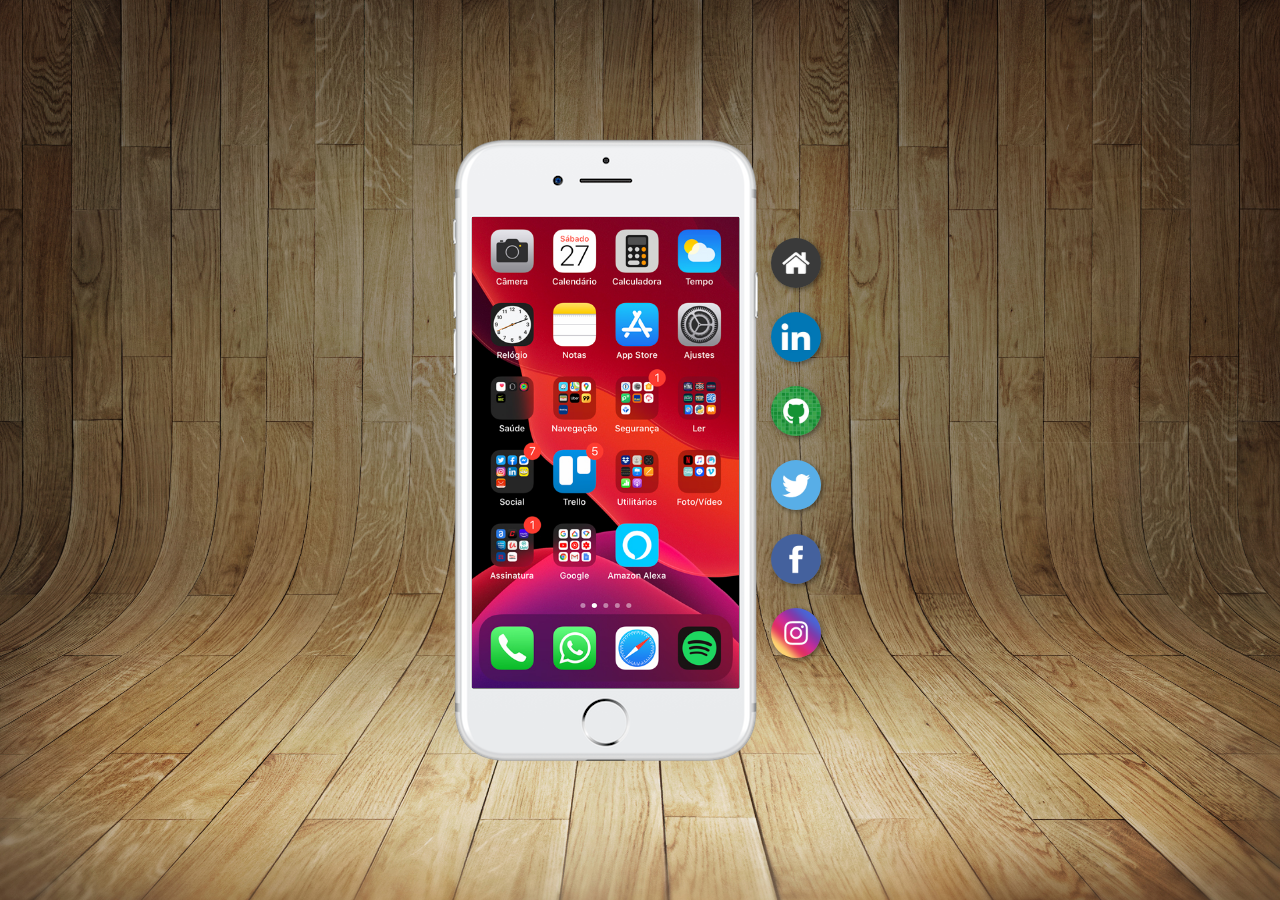
<file: index.html>
<!DOCTYPE html>
<html lang="en">
<head>
    <meta charset="UTF-8">
    <meta http-equiv="X-UA-Compatible" content="IE=edge">
    <meta name="viewport" content="width=device-width, initial-scale=1.0">
    <title>Projeto Redes Sociais</title>
    <link rel="shortcut icon" href="/src/icons/favicon.ico" type="image/x-icon">
    <link rel="stylesheet" href="style/style.css">
</head>
<body>
    <main>
        <section id="telefone">
            <iframe src="pages/home.html" frameborder="0" name="tela" id="tela">Frame do celular com links para as redes sociais</iframe>
        </section>
        <section id="redes-sociais">
            <a href="pages/home.html" target="tela"><img src="src/img/logo-home.jpg" alt="Home"></a>
            <a href="pages/linkedin.html" target="tela"><img src="src/img/logo-linkedin.jpg" alt="Linkedin"></a>
            <a href="pages/github.html" target="tela"><img src="src/img/logo-github.jpg" alt="GitHub"></a>
            <a href="pages/twitter.html" target="tela"><img src="src/img/logo-twitter.jpg" alt="Twitter"></a>
            <a href="pages/facebook.html" target="tela"><img src="src/img/logo-facebook.jpg" alt="Facebook"></a>
            <a href="pages/instagram.html" target="tela"><img src="src/img/logo-instagram.jpg" alt="Instagram"></a>
            
        </section>
    </main>
</body>
</html>
</file>
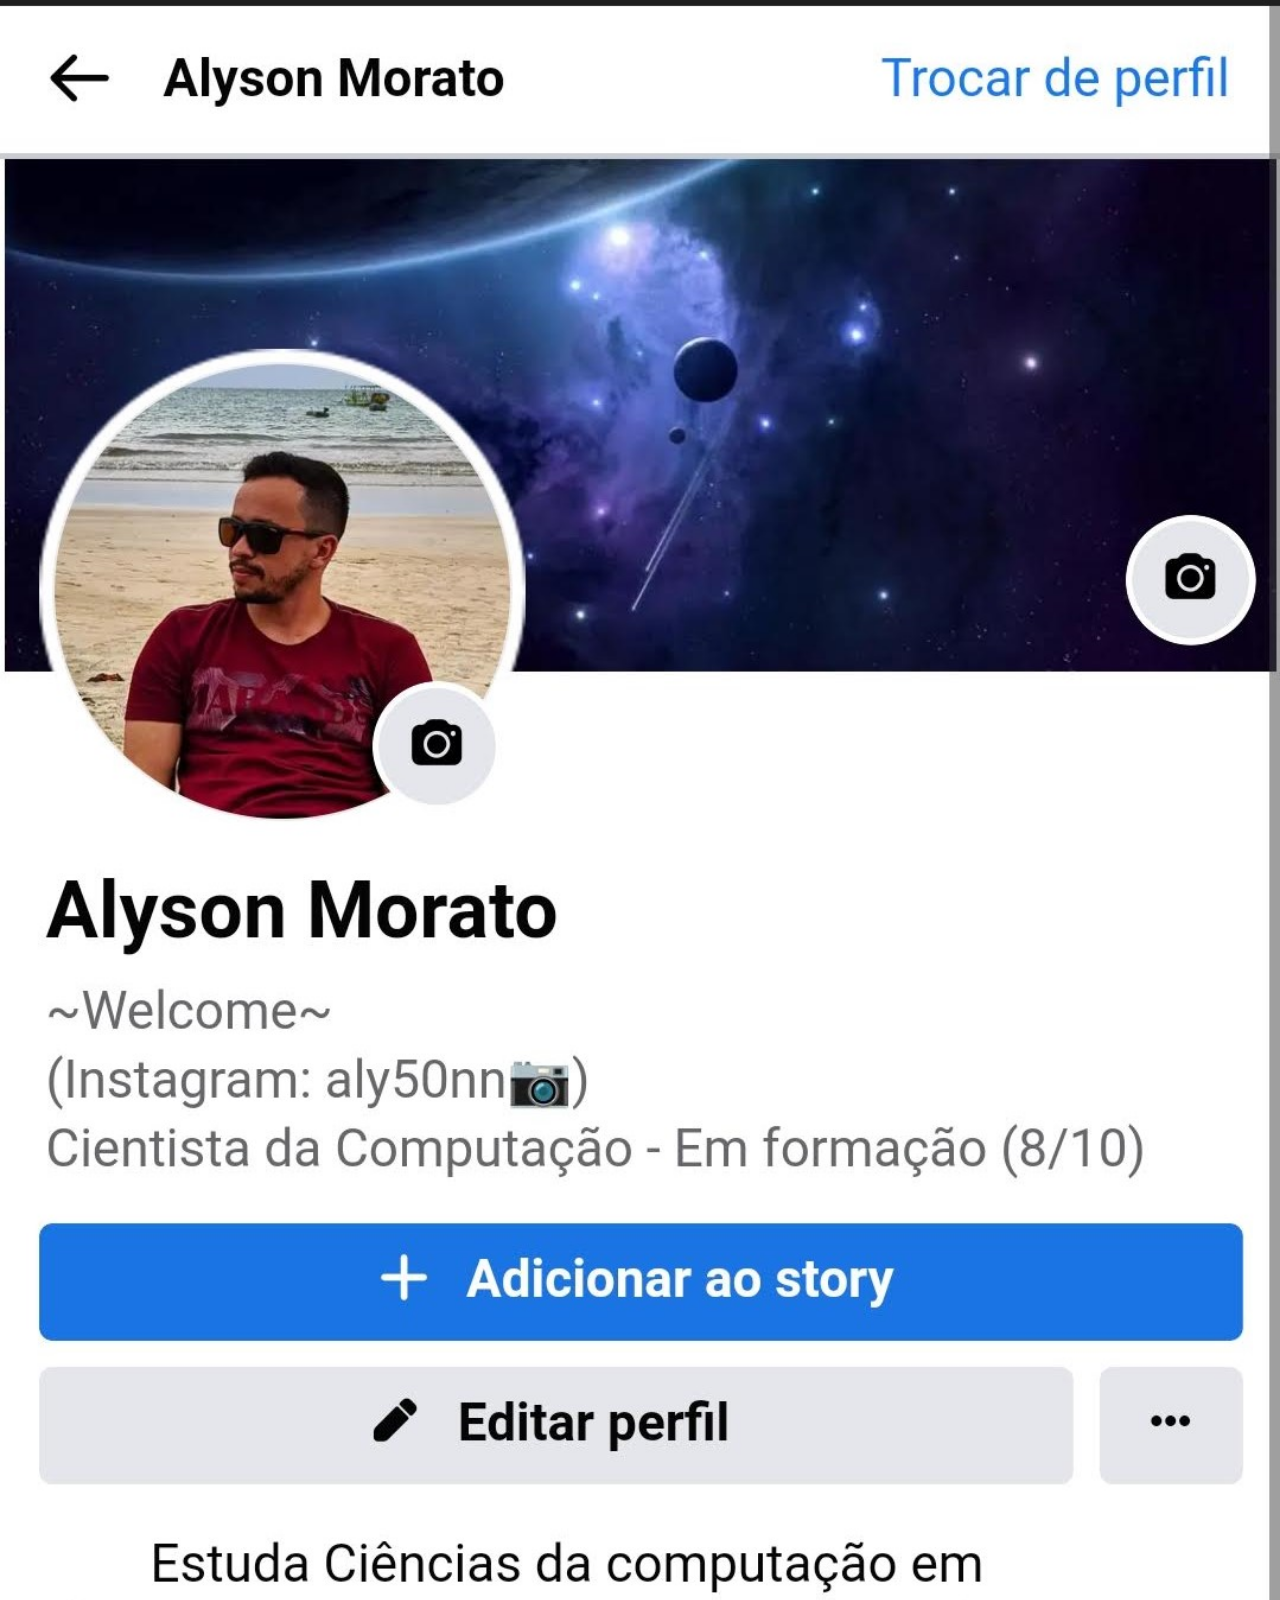
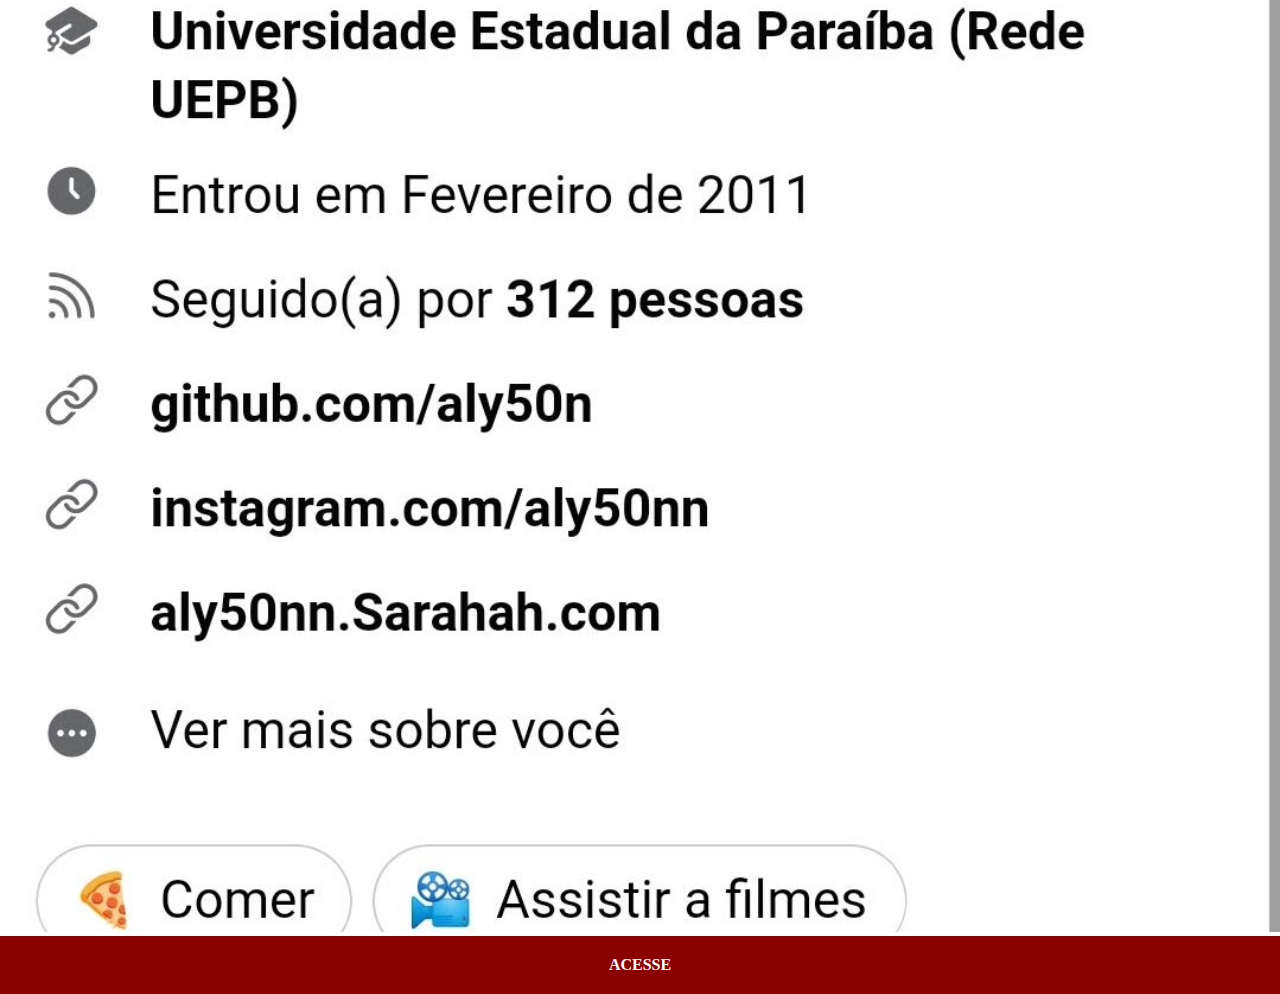
<file: pages/facebook.html>
<!DOCTYPE html>
<html lang="pt-br">
<head>
    <meta charset="UTF-8">
    <meta http-equiv="X-UA-Compatible" content="IE=edge">
    <meta name="viewport" content="width=device-width, initial-scale=1.0">
    <title>Facebook</title>
    <link rel="stylesheet" href="../style/social.css">
</head>
<body>
    <img src="../src/img/tela-facebook.jpg" alt="Facebook">
    <a href="https://www.facebook.com/aly50n" target="_blank">ACESSE</a>
</body>
</html>
</file>
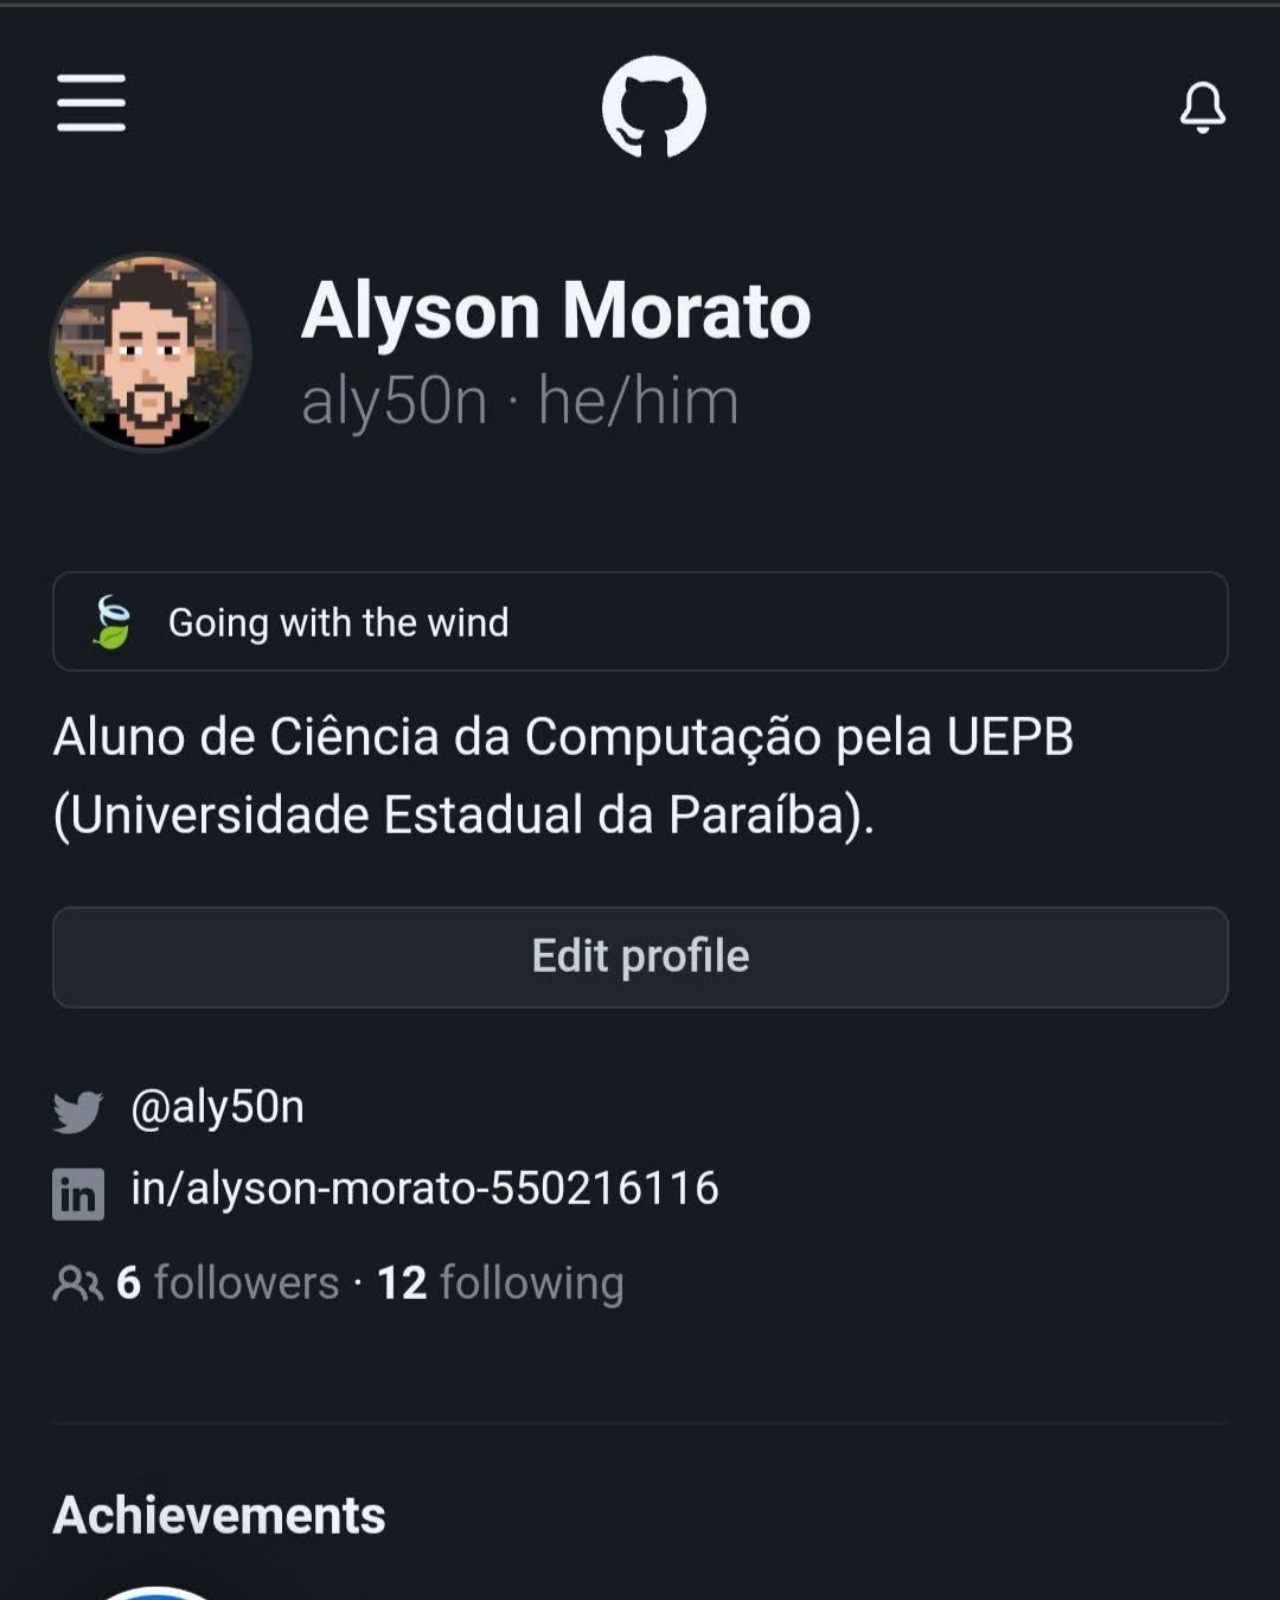
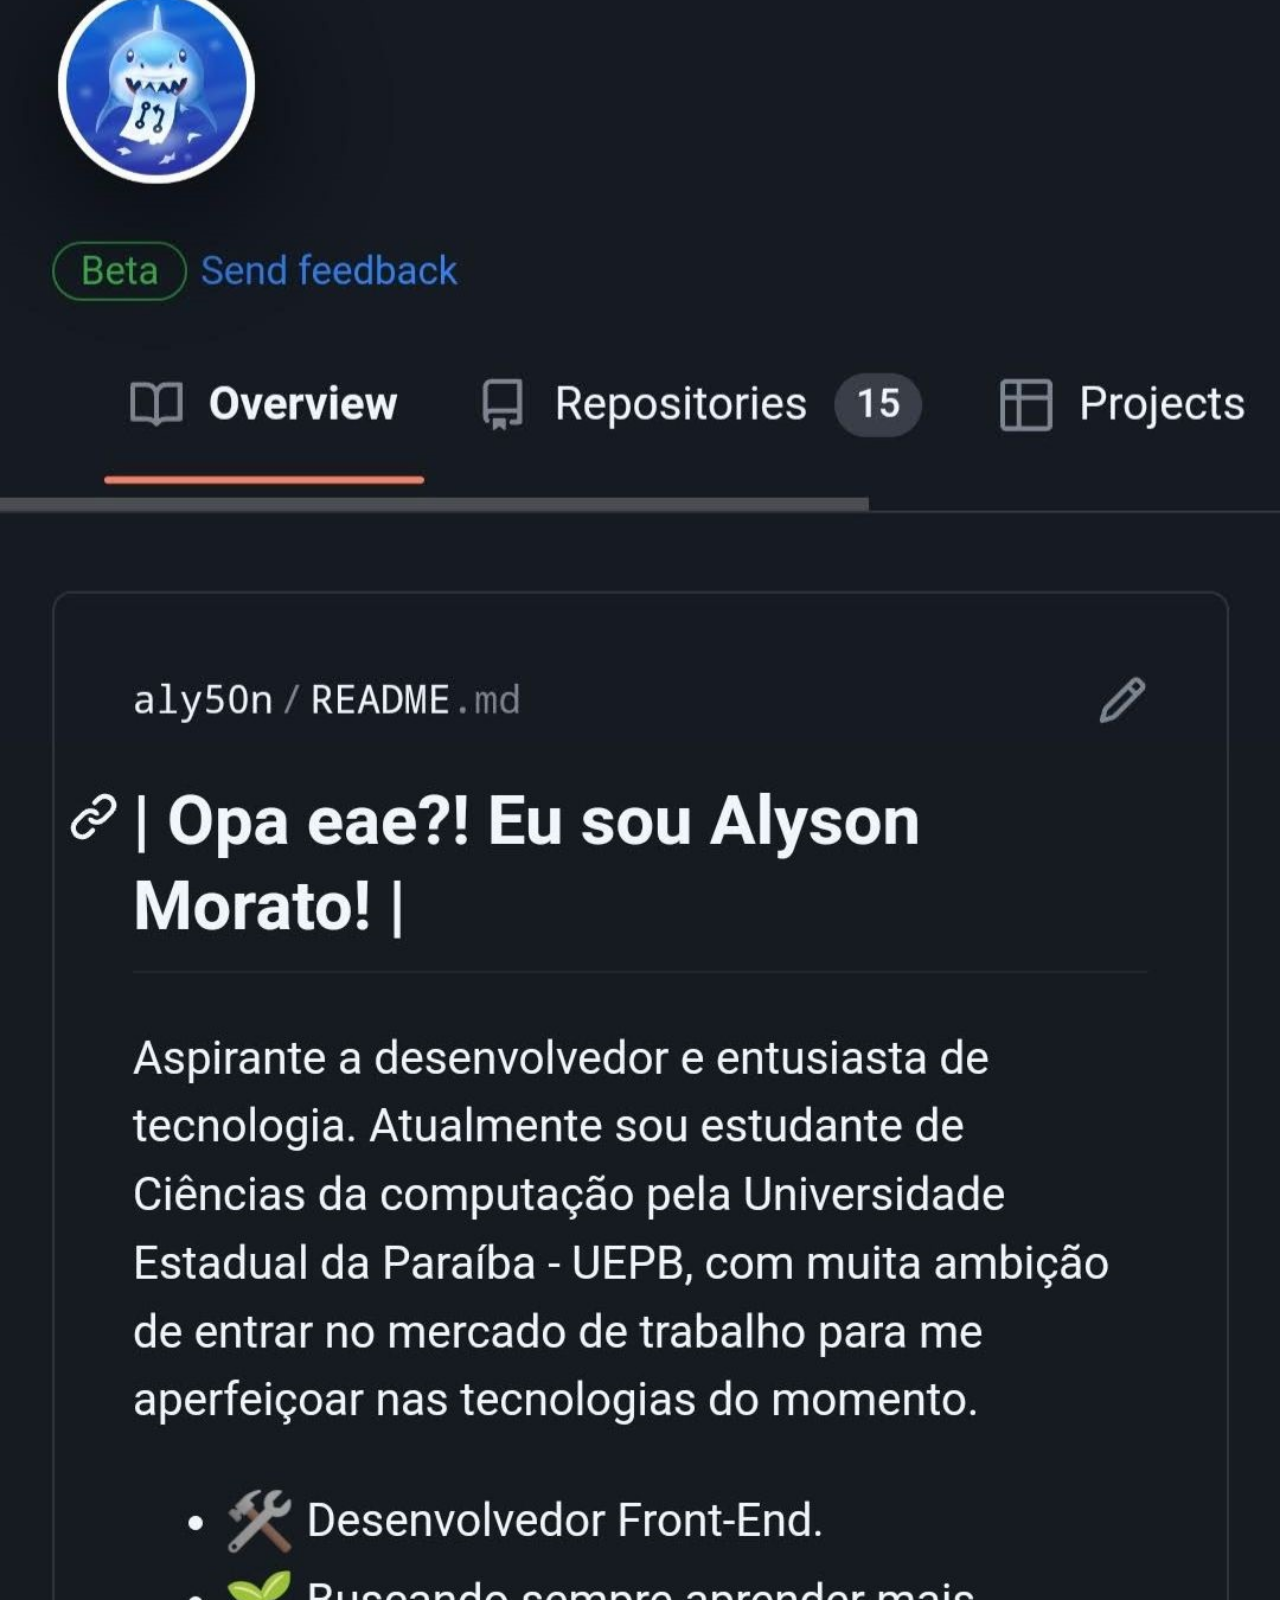
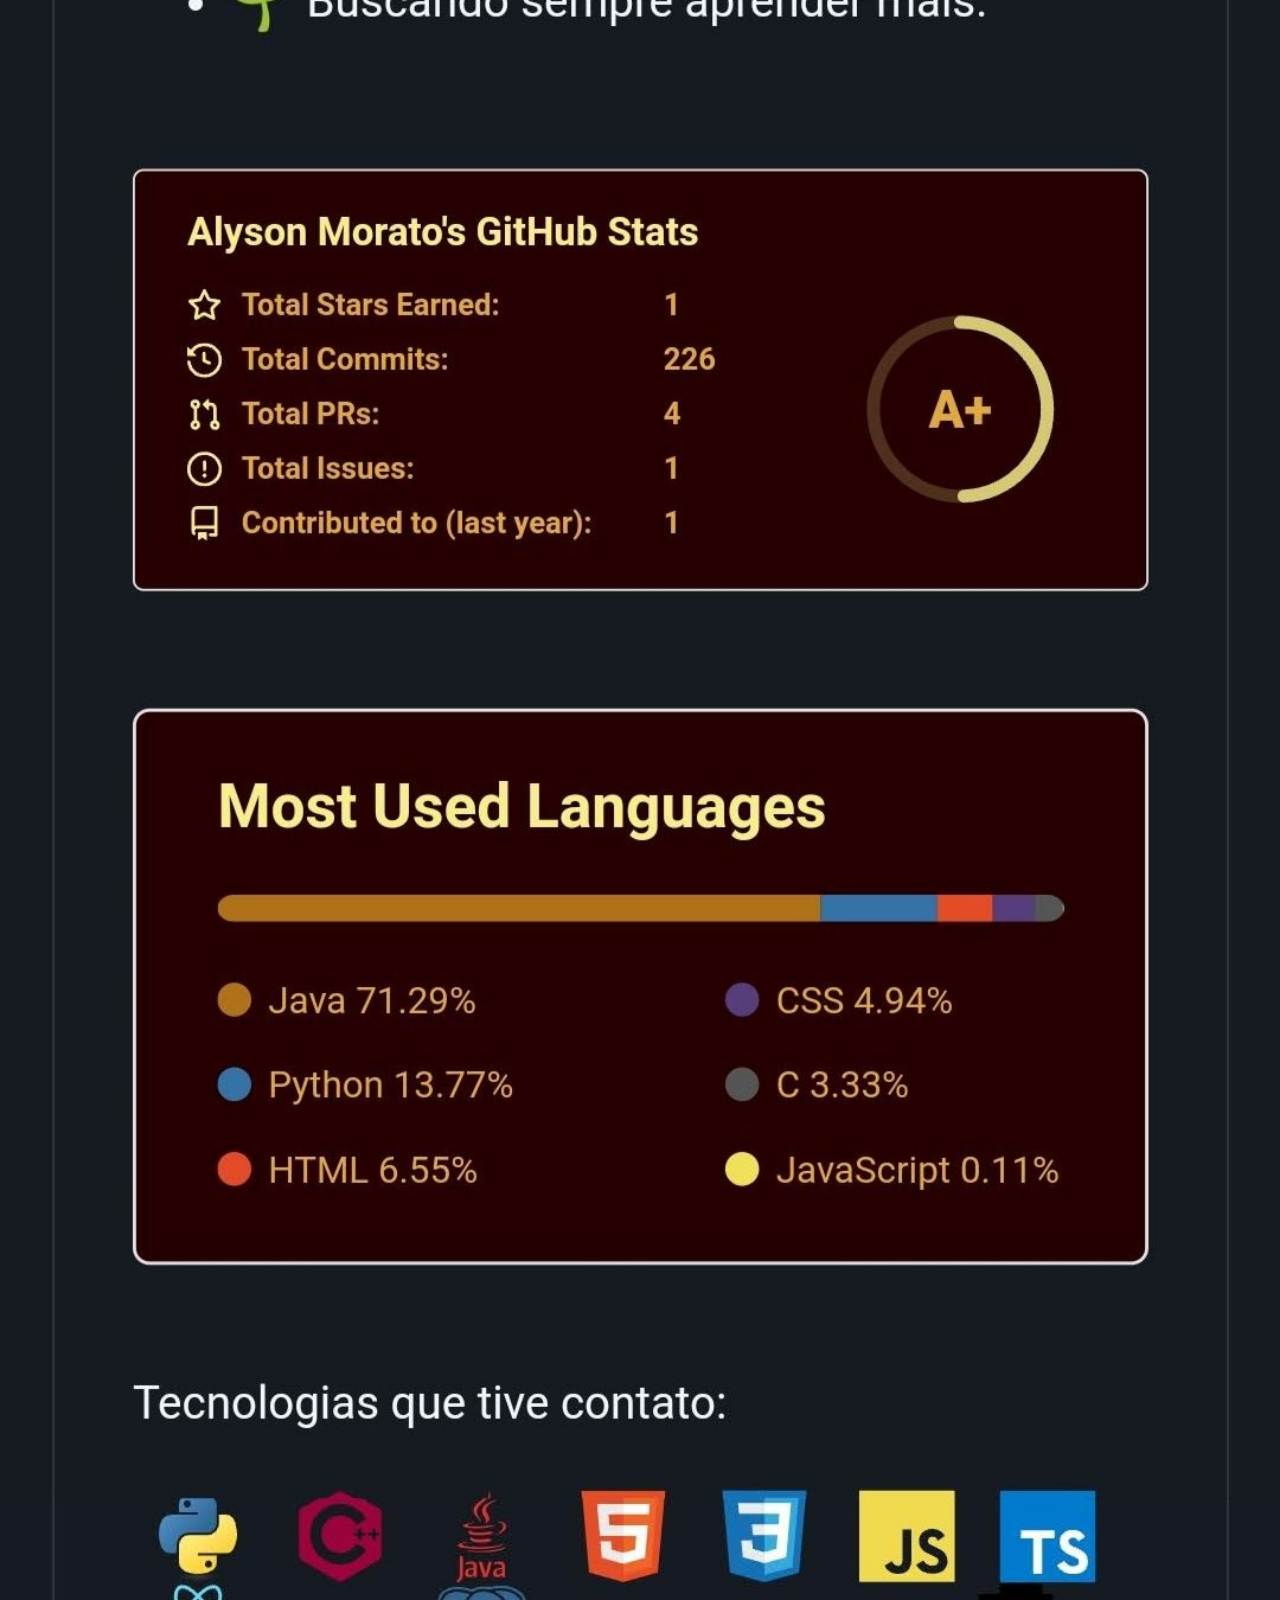
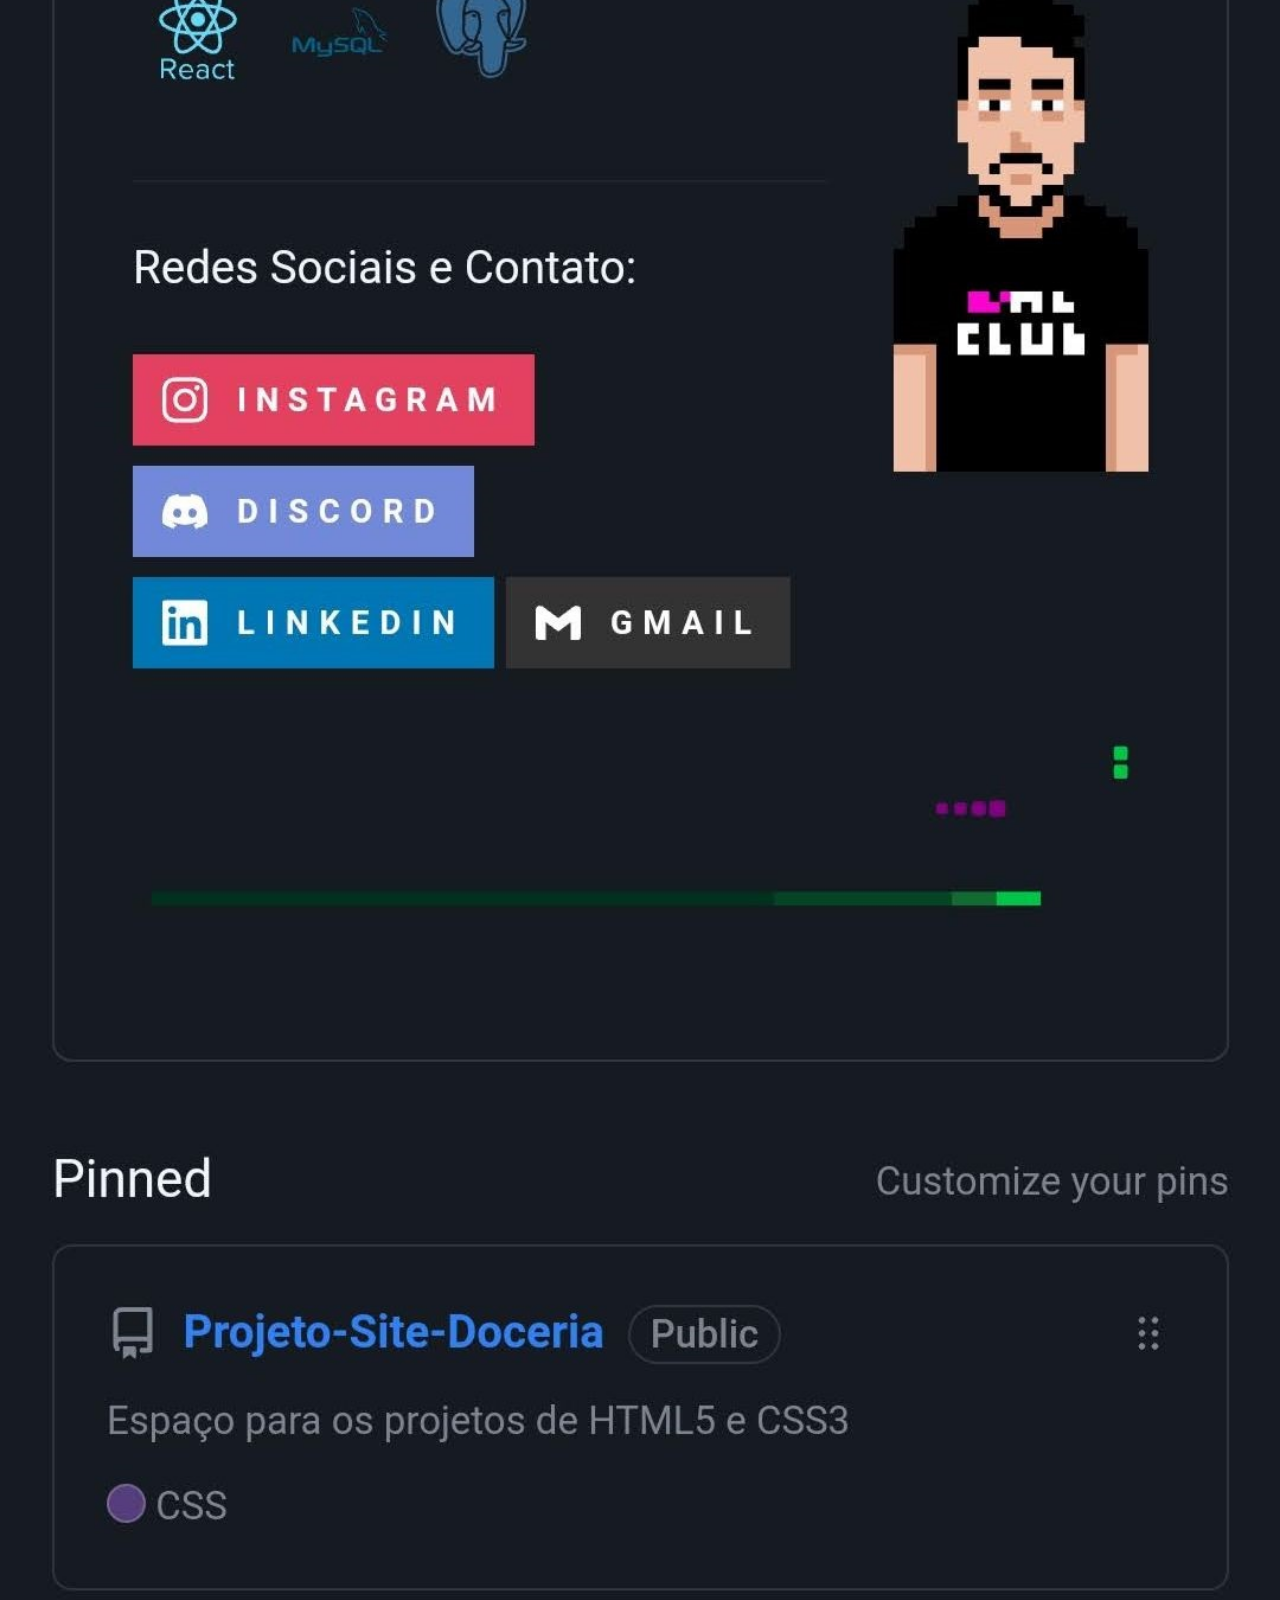
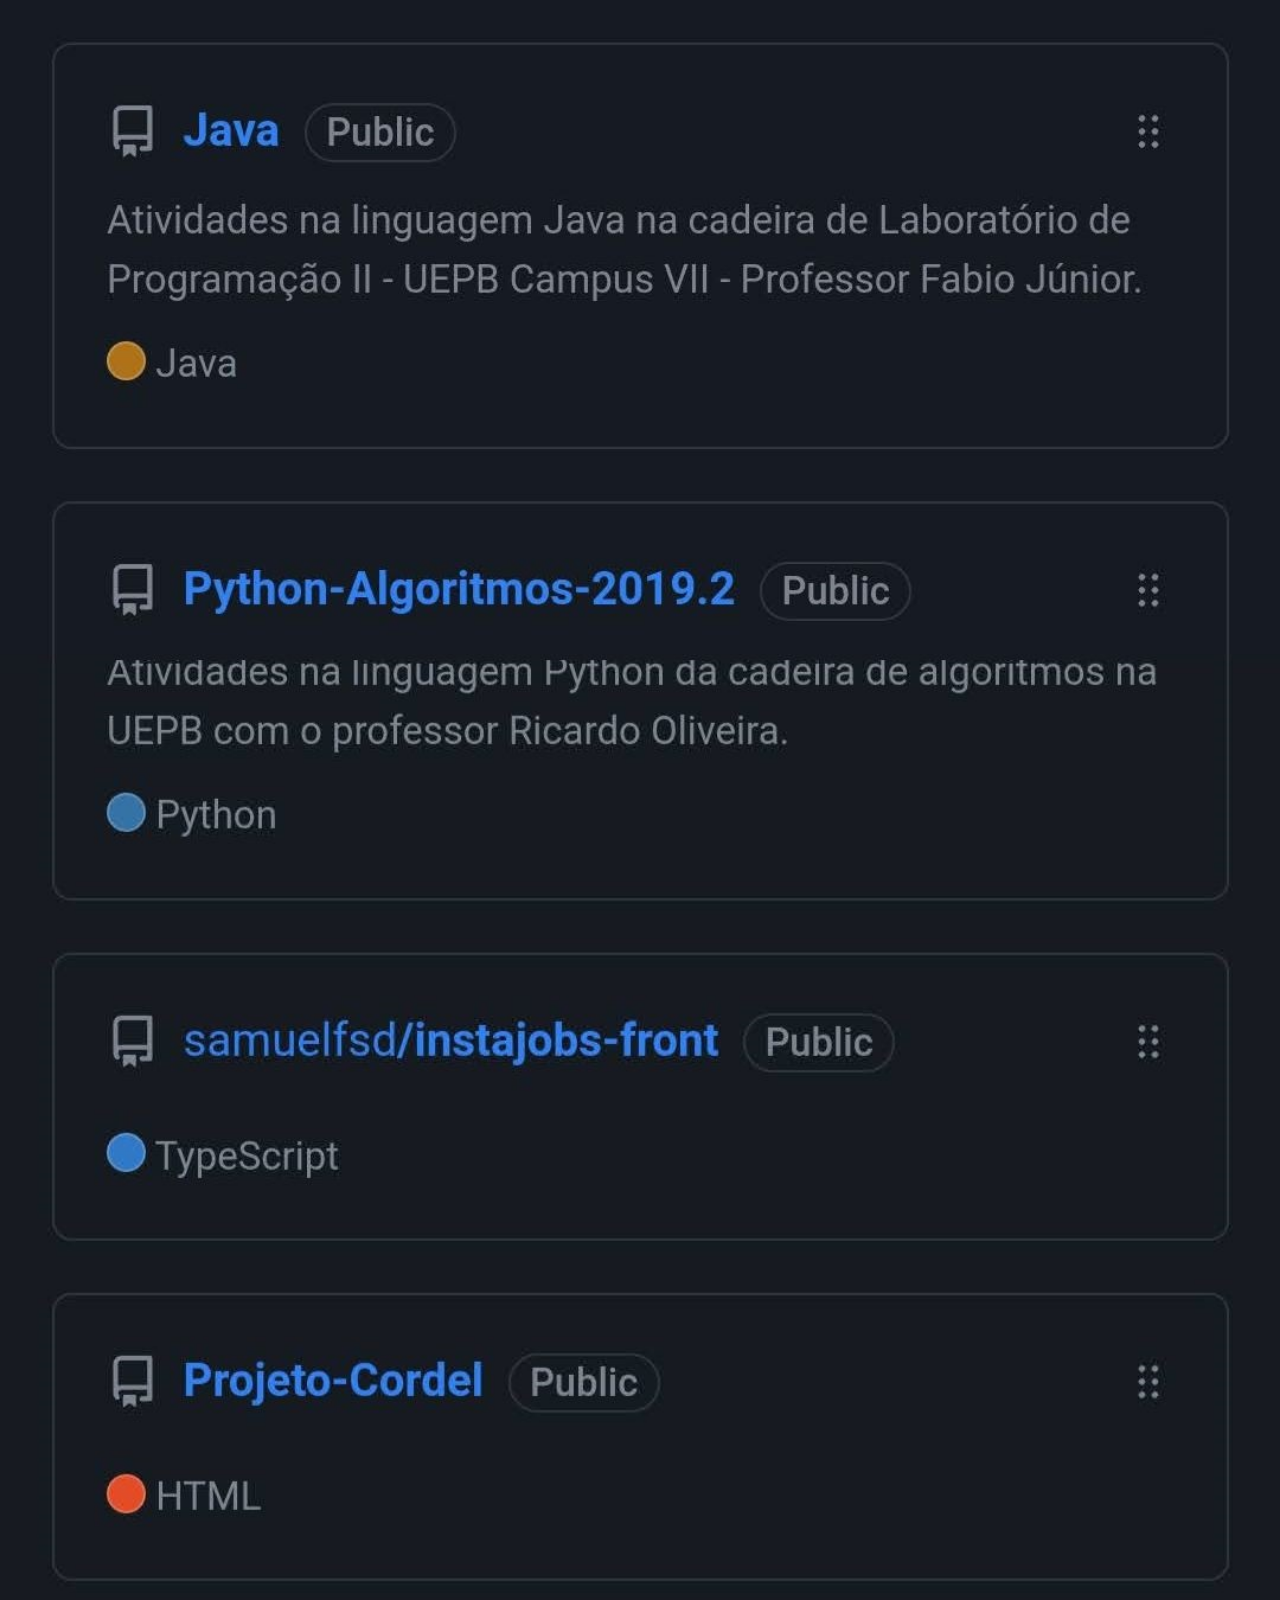
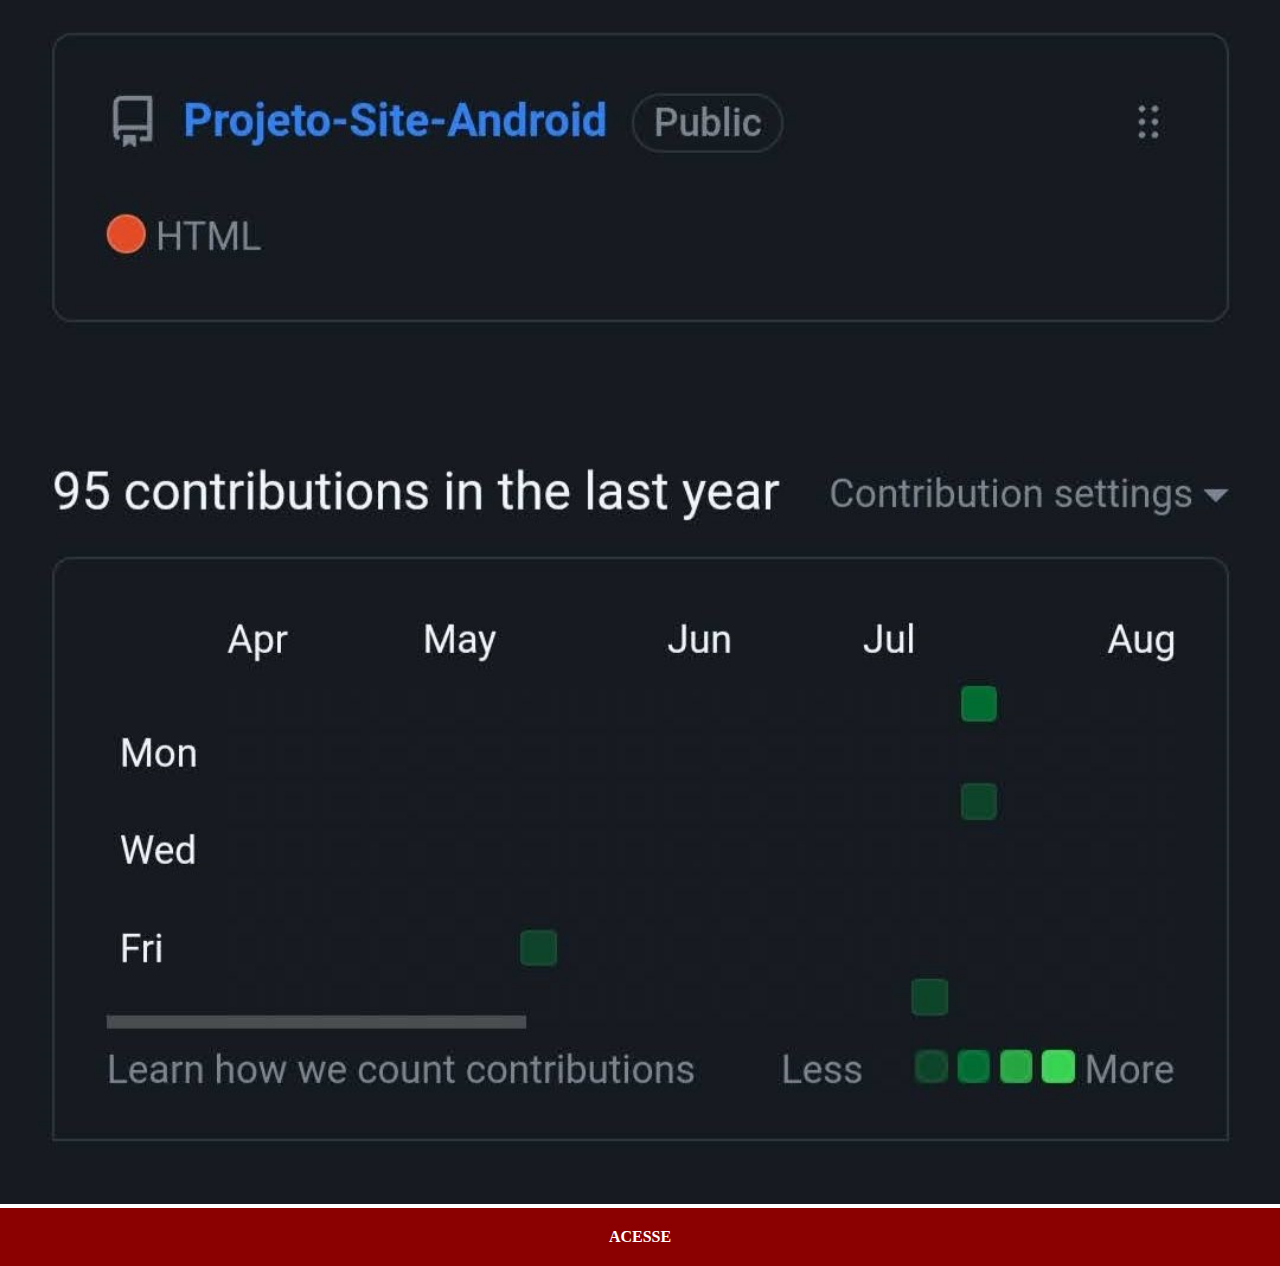
<file: pages/github.html>
<!DOCTYPE html>
<html lang="pt-br">
<head>
    <meta charset="UTF-8">
    <meta http-equiv="X-UA-Compatible" content="IE=edge">
    <meta name="viewport" content="width=device-width, initial-scale=1.0">
    <title>GitHub</title>
    <link rel="stylesheet" href="../style/social.css">
</head>
<body>
    <img src="../src/img/tela-github.jpg" alt="GitHub">
    <a href="https://github.com/aly50n" target="_blank">ACESSE</a>
</body>
</html>
</file>
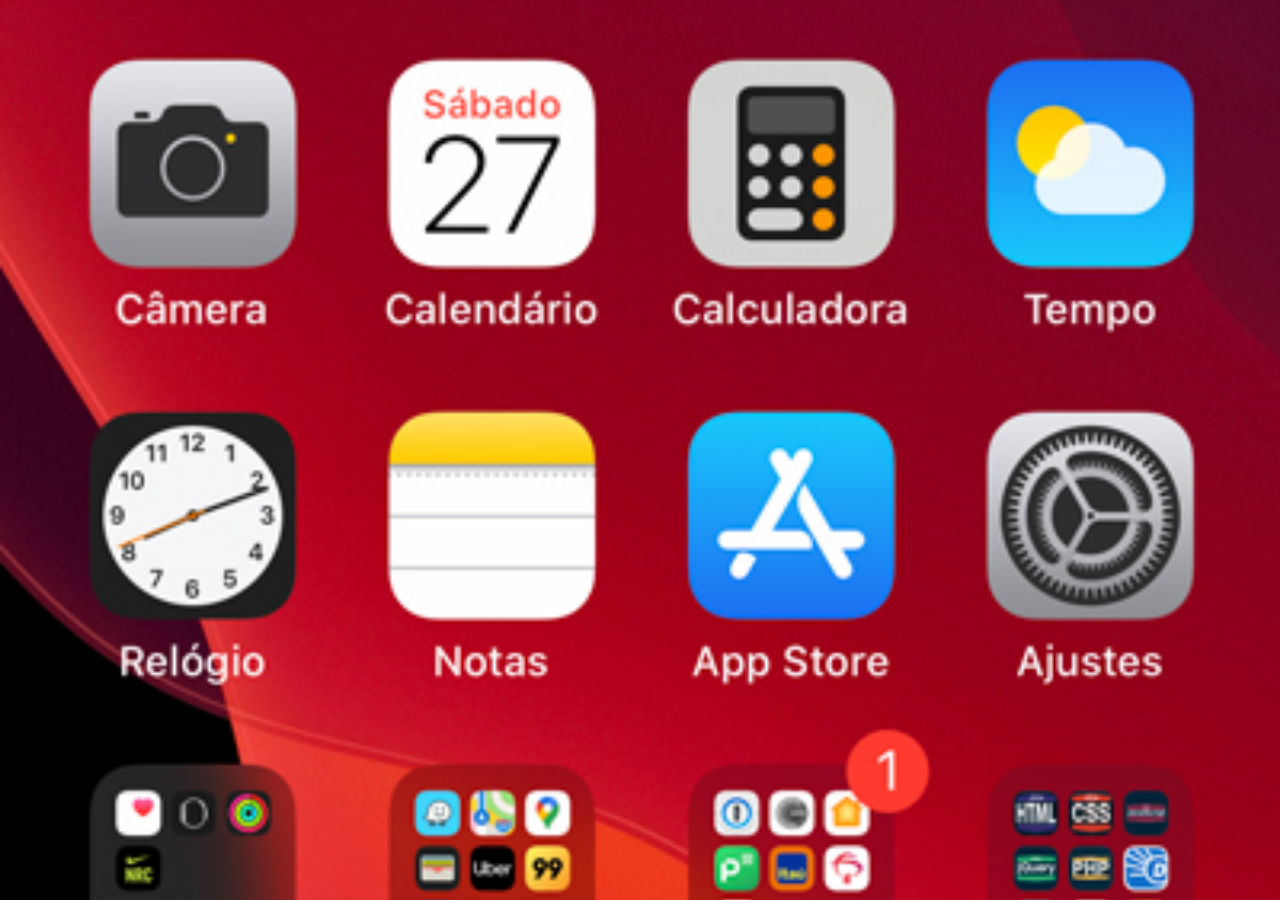
<file: pages/home.html>
<!DOCTYPE html>
<html lang="pt-br">
<head>
    <meta charset="UTF-8">
    <meta http-equiv="X-UA-Compatible" content="IE=edge">
    <meta name="viewport" content="width=device-width, initial-scale=1.0">
    <title>Home</title>
    
</head>
<style>
    *{
        margin: 0;
        padding: 0;
    }
    body{
        width: 100vw;
        height: 100vh;
        background: black url('../src/img/tela-home.jpg') no-repeat top center;
        background-size: cover;
        background-attachment: fixed;
    }
</style>
<body>
    
</body>
</html>
</file>
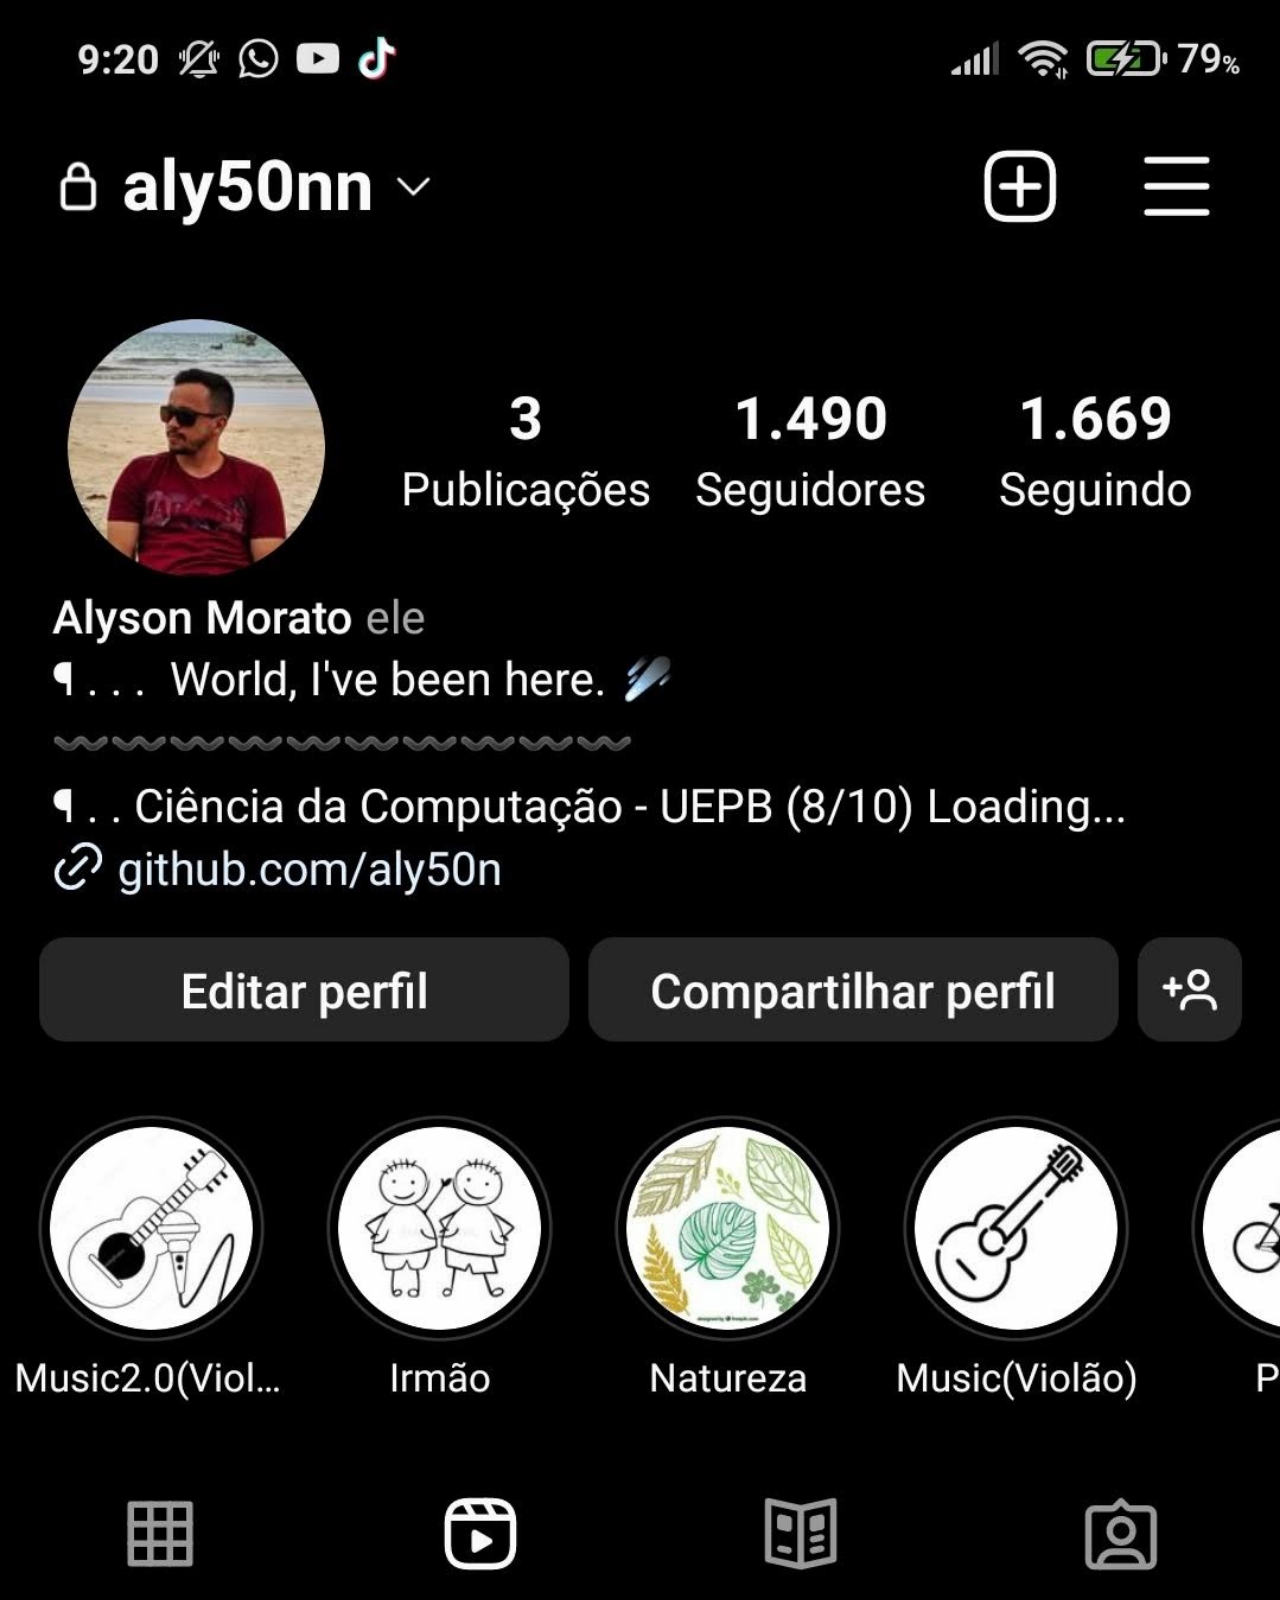
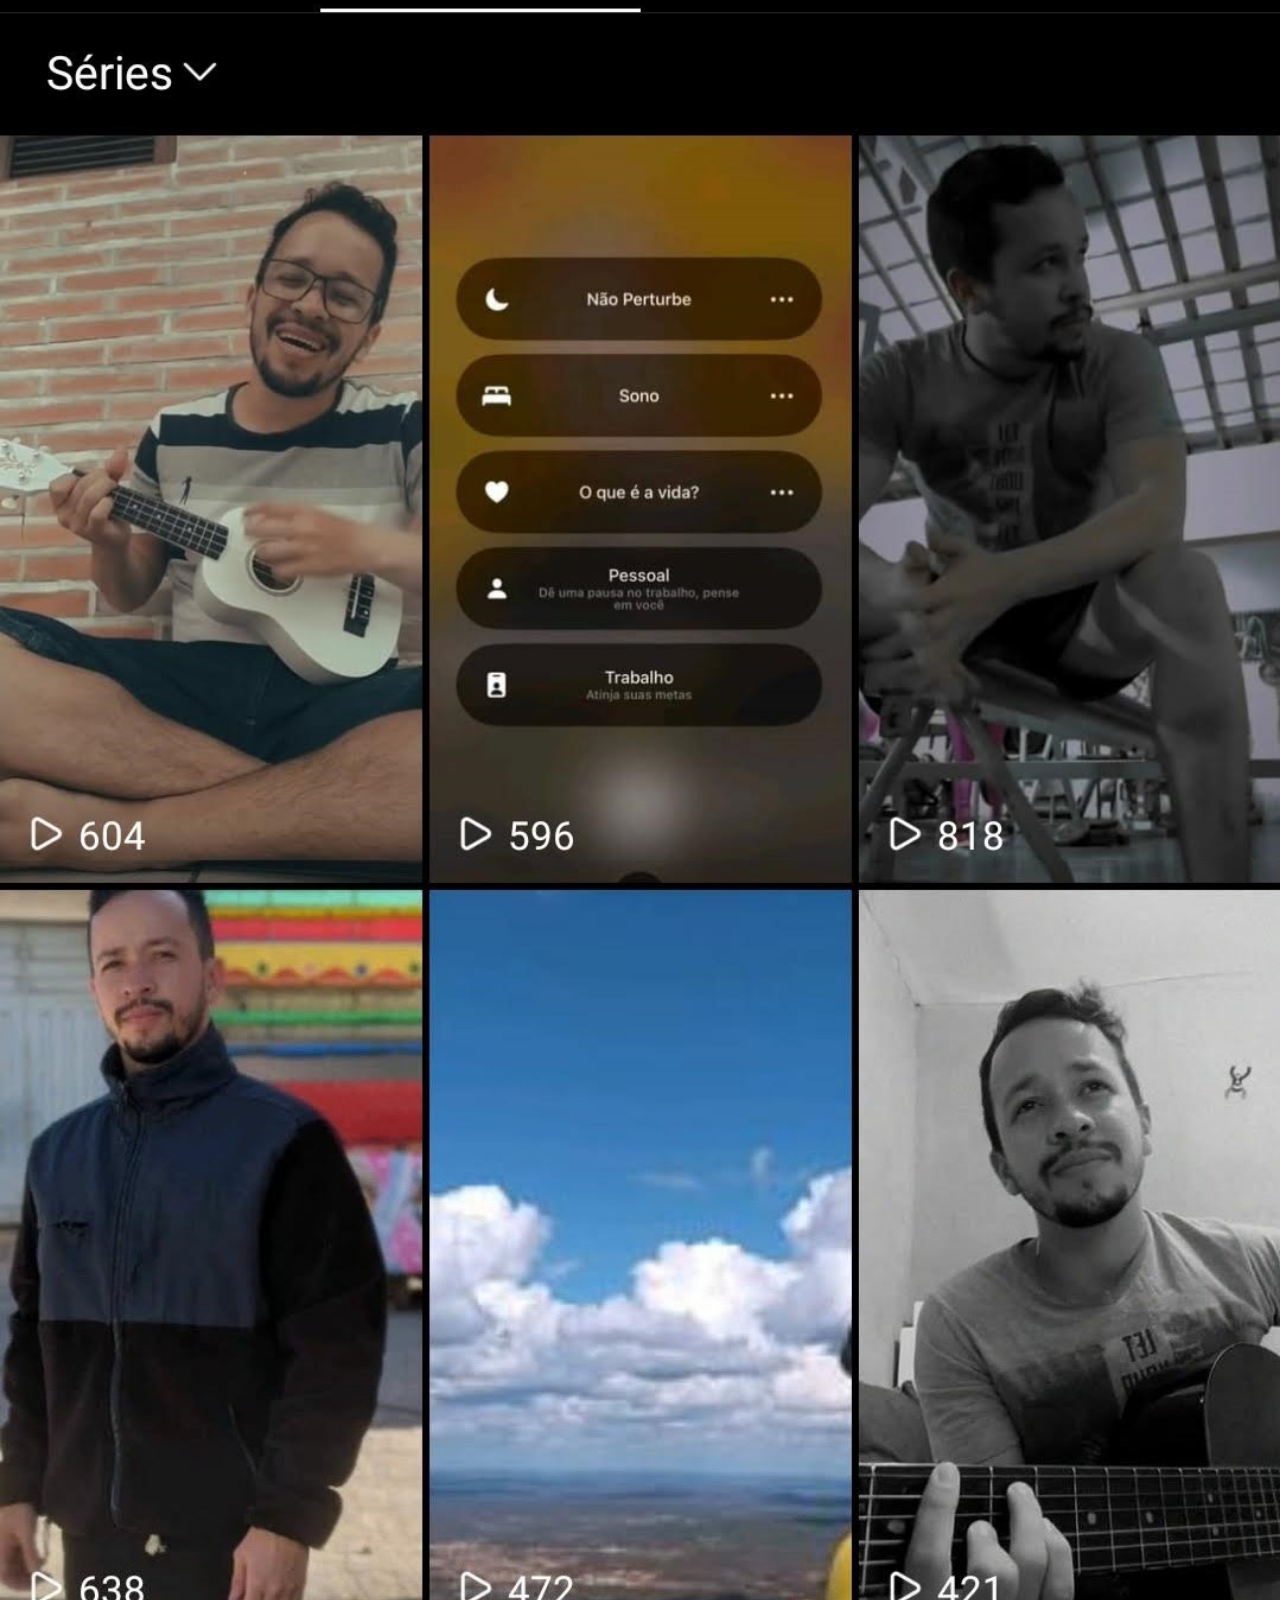
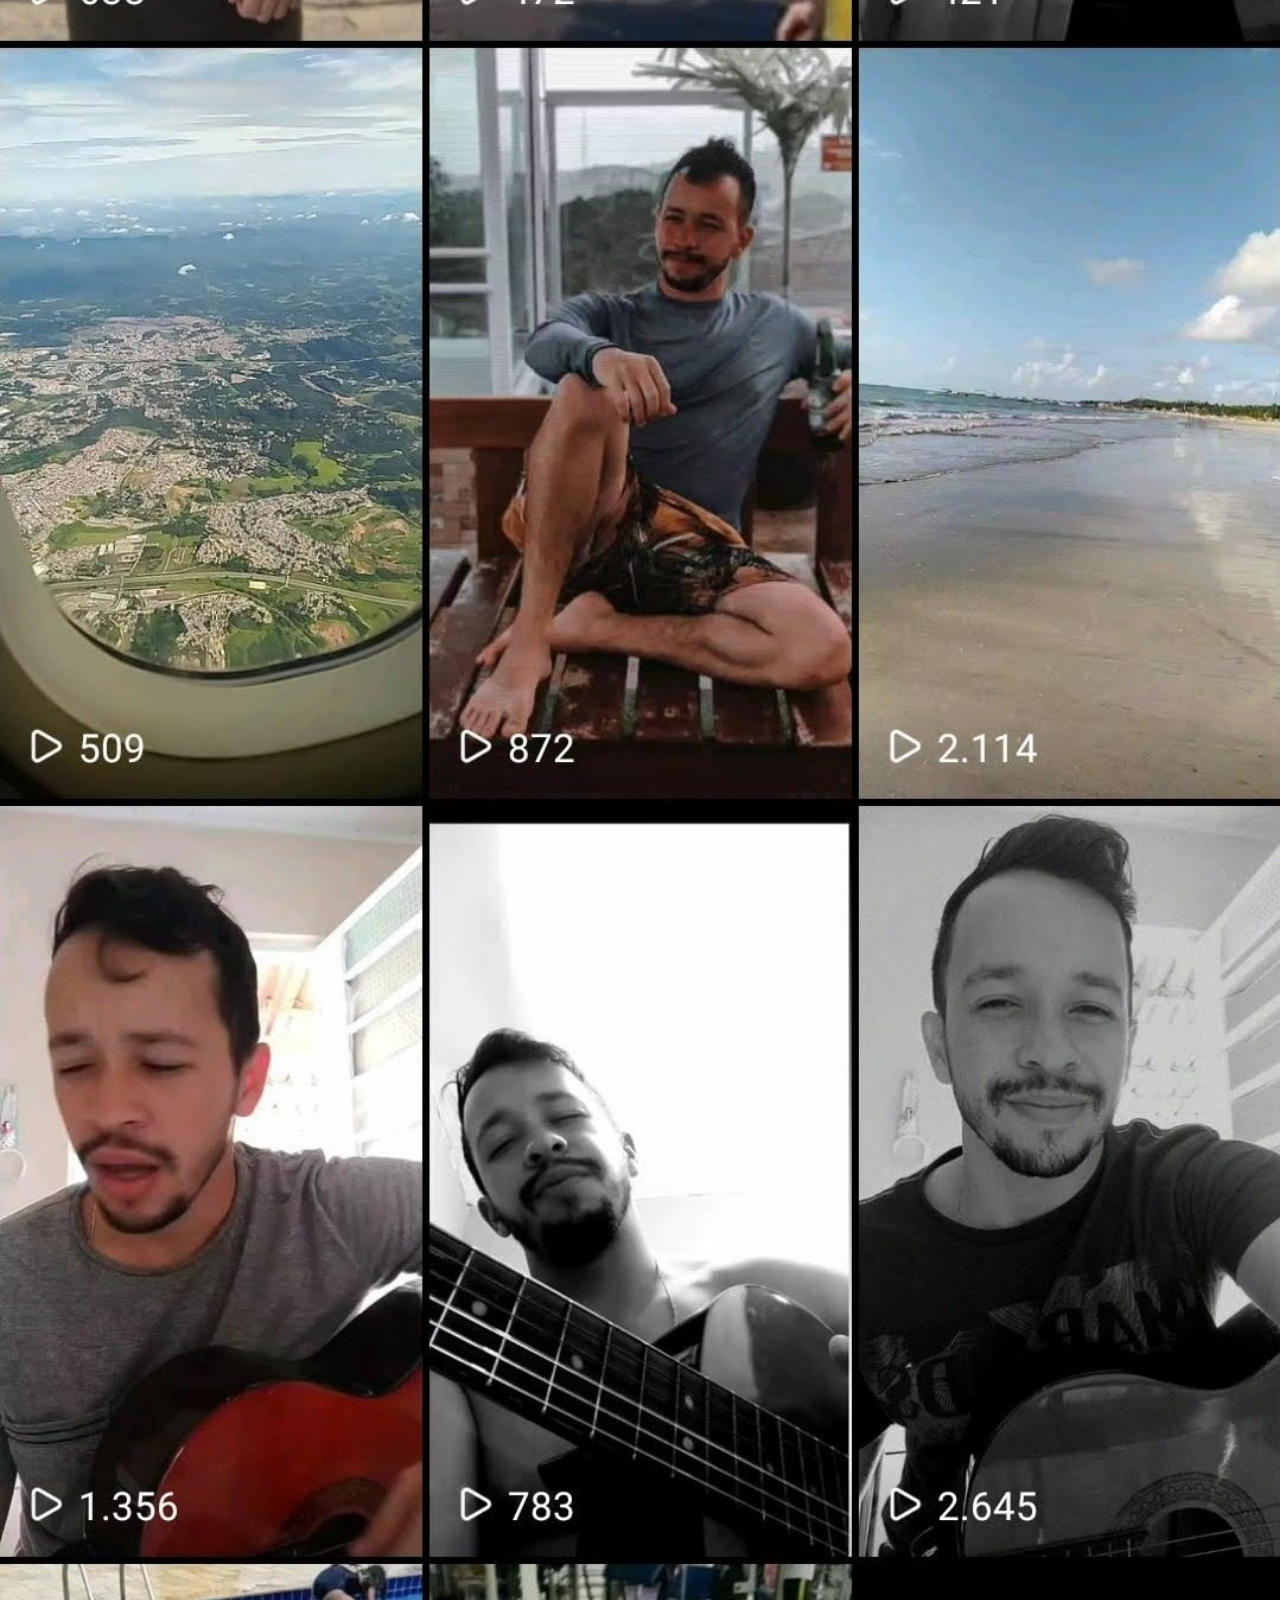
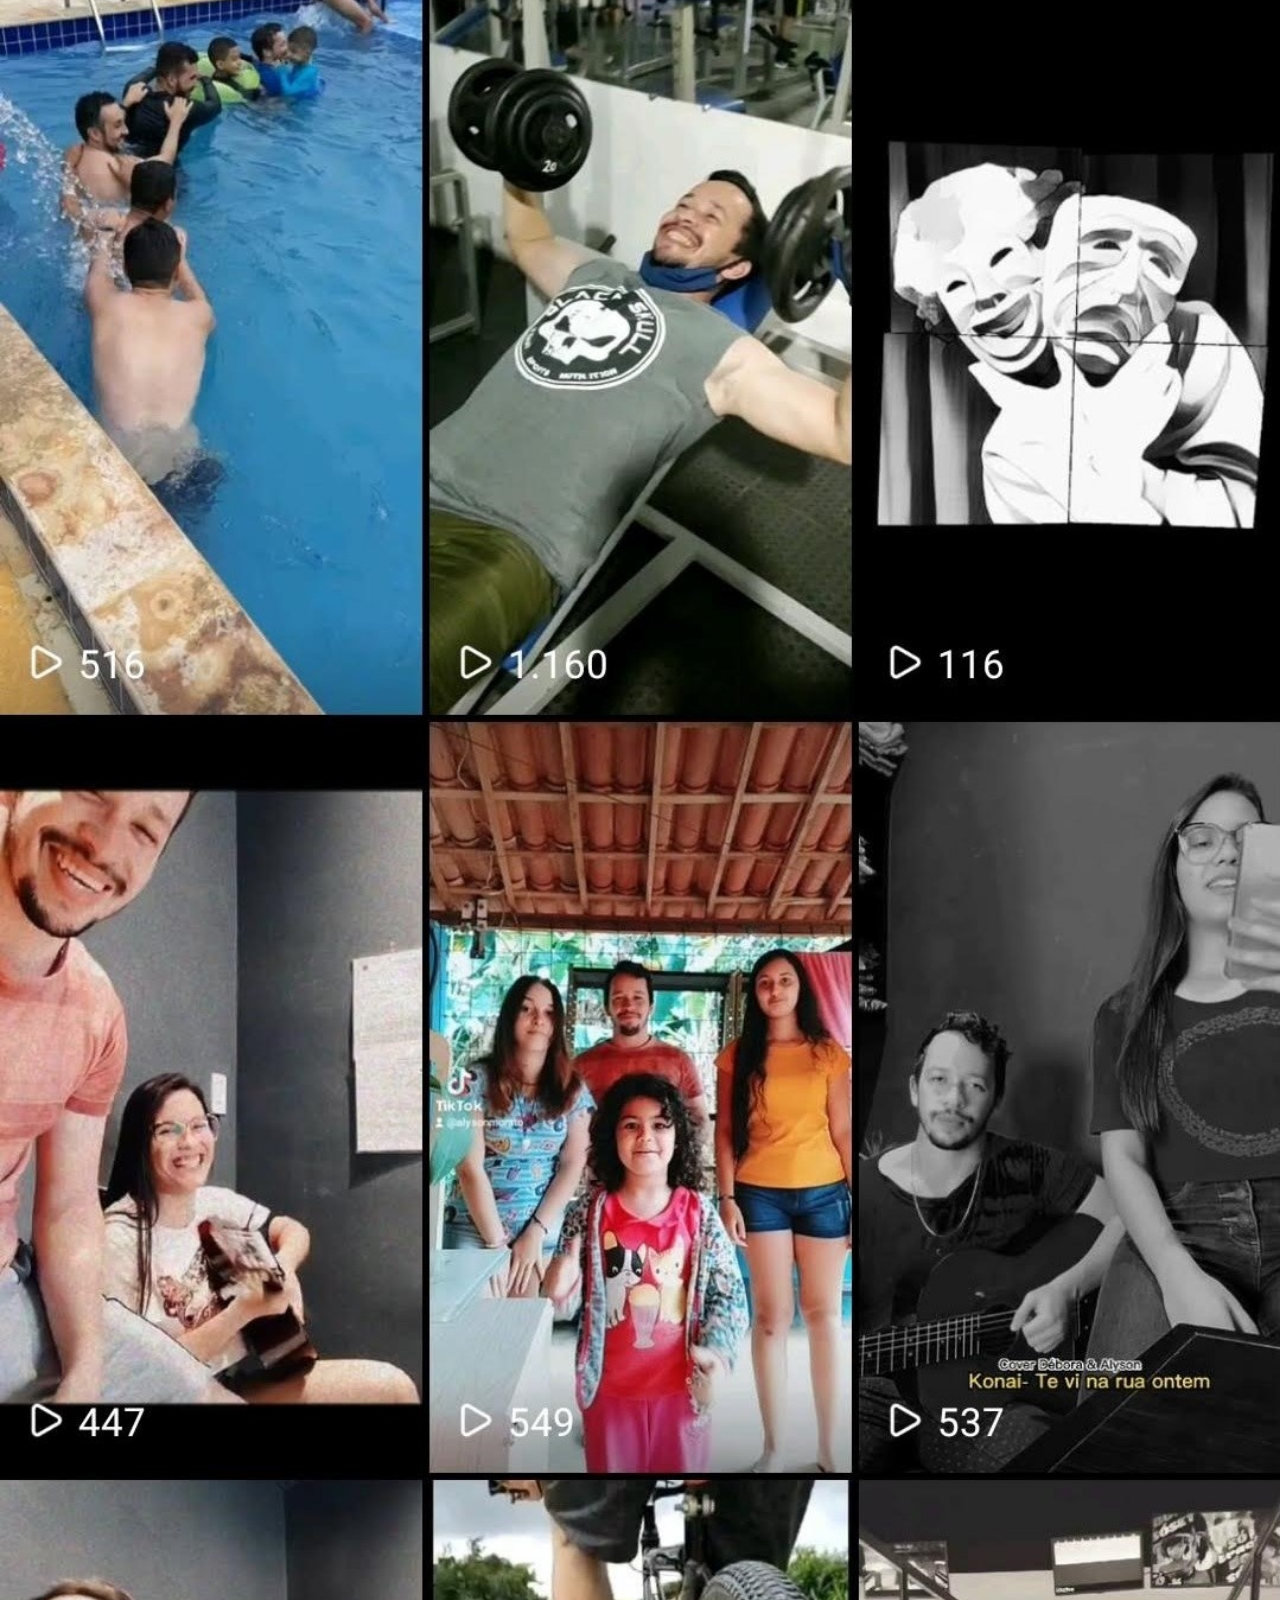
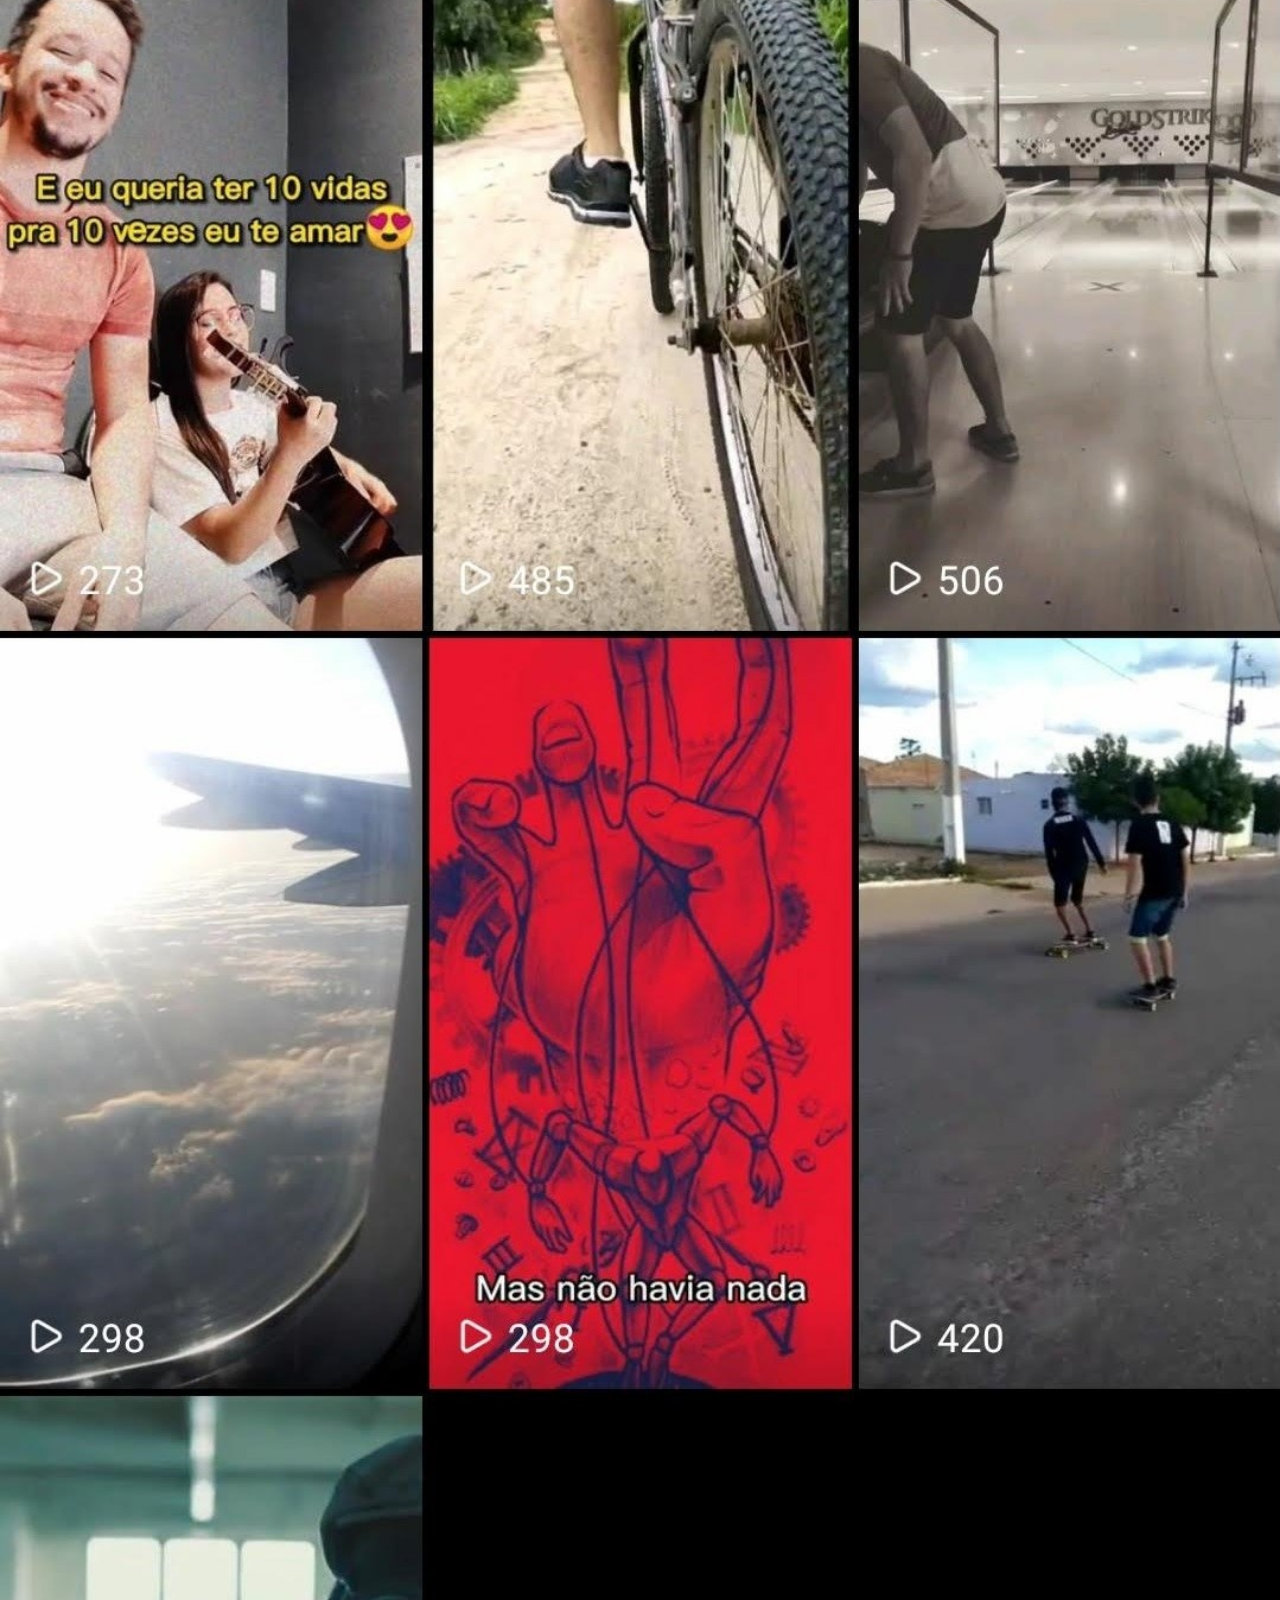
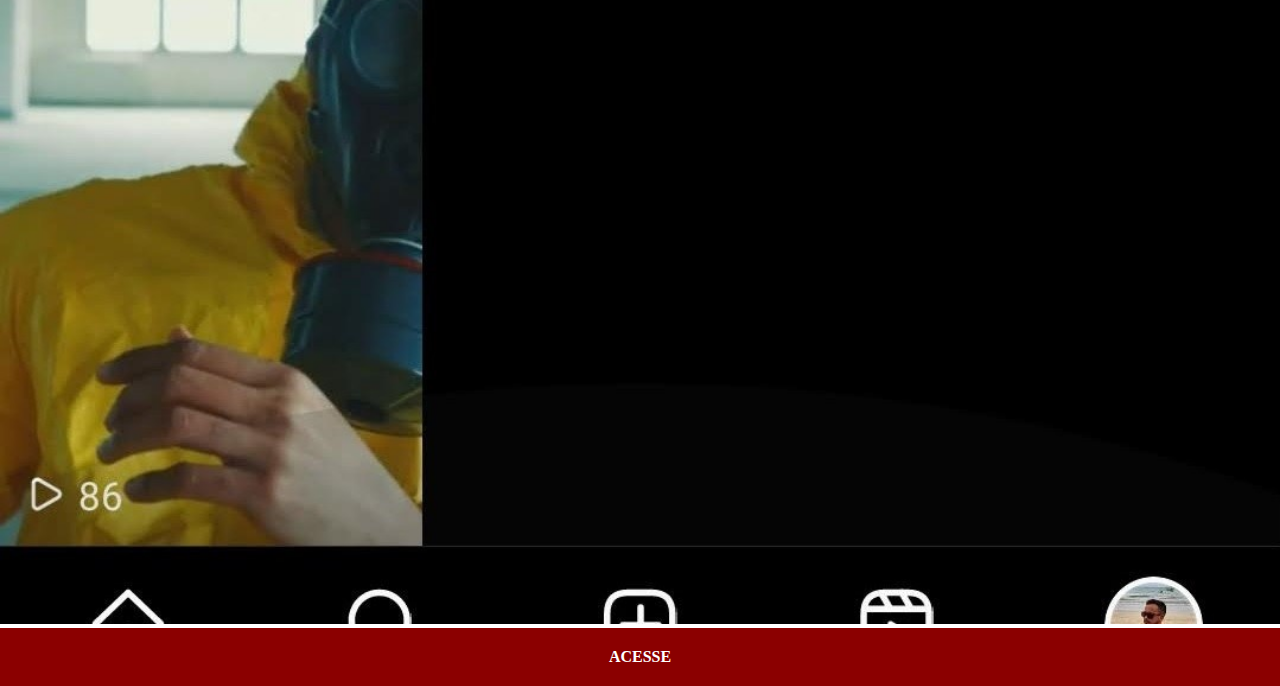
<file: pages/instagram.html>
<!DOCTYPE html>
<html lang="pt-br">
<head>
    <meta charset="UTF-8">
    <meta http-equiv="X-UA-Compatible" content="IE=edge">
    <meta name="viewport" content="width=device-width, initial-scale=1.0">
    <title>Instagram</title>
    <link rel="stylesheet" href="../style/social.css">
</head>
<body>
    <img src="../src/img/tela-instagram.jpg" alt="Instagram">
    <a href="https://www.instagram.com/aly50nn/" target="_blank">ACESSE</a>
</body>
</html>
</file>
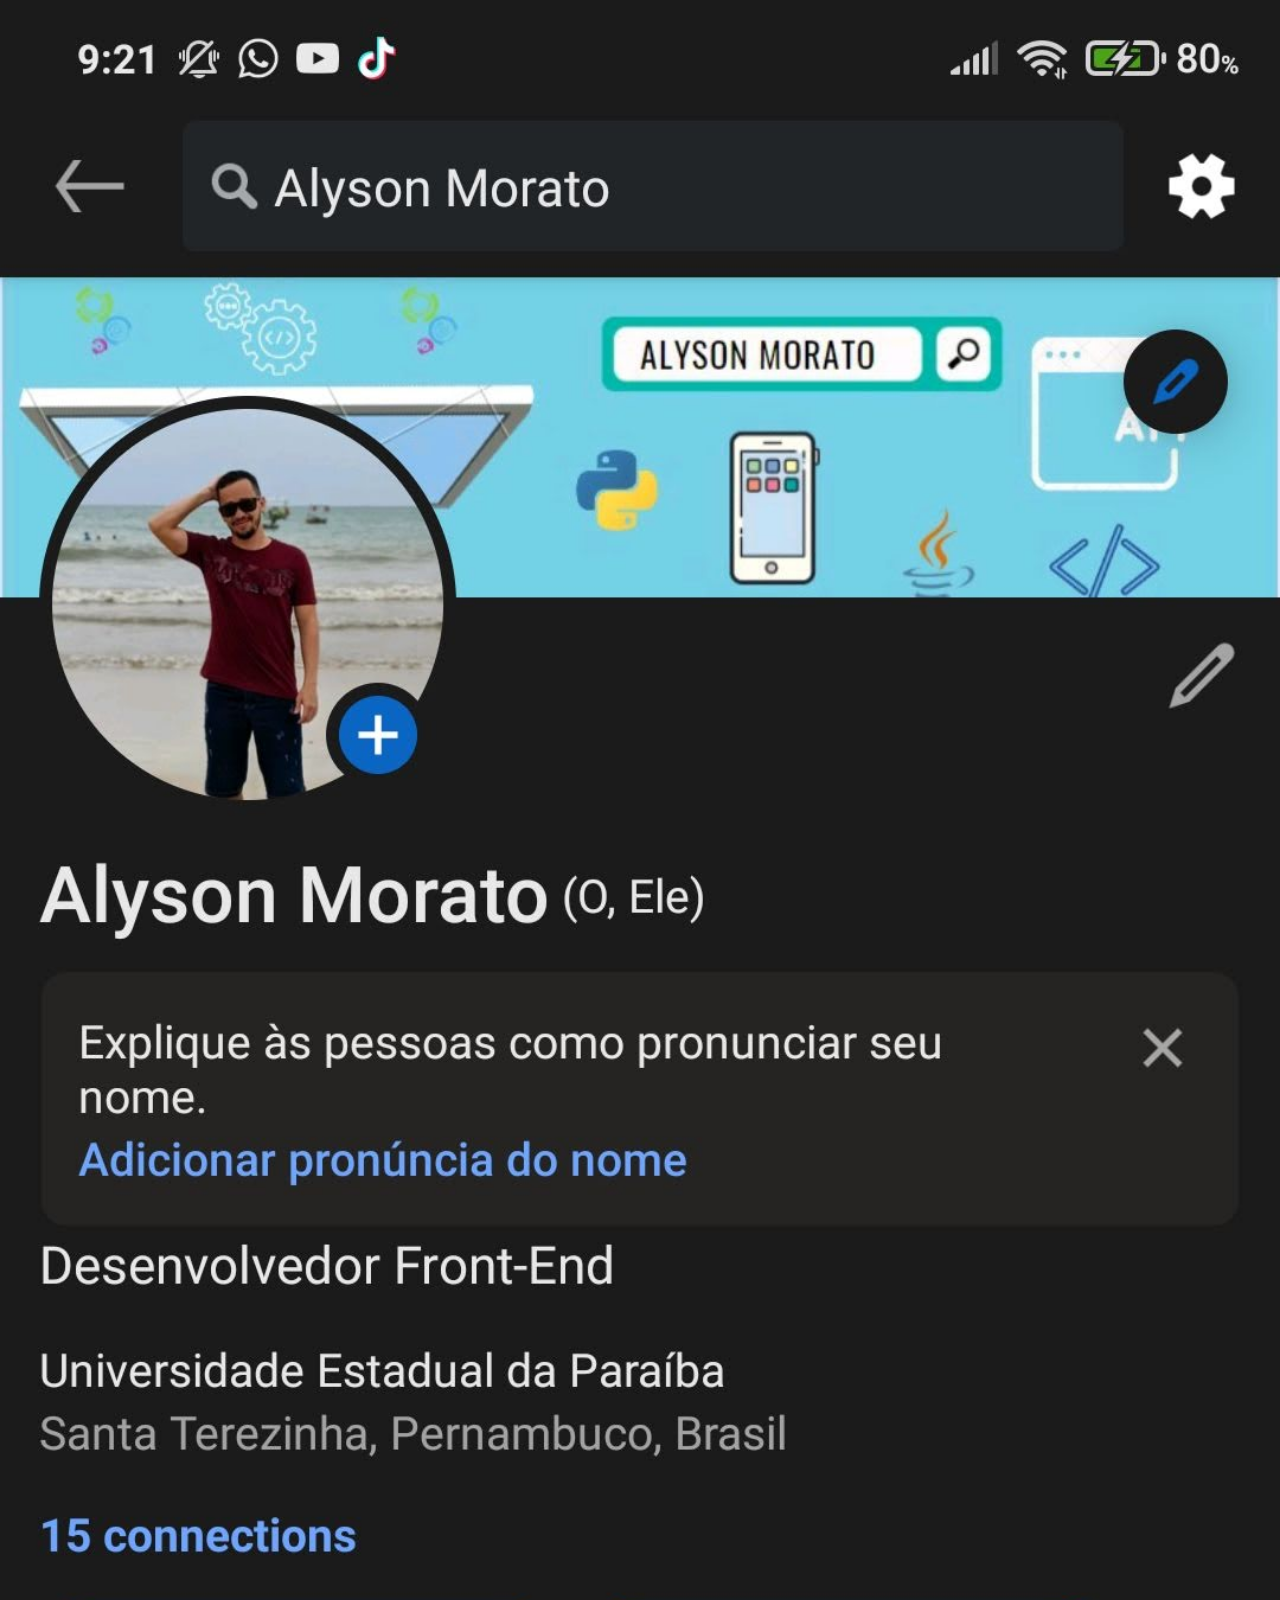
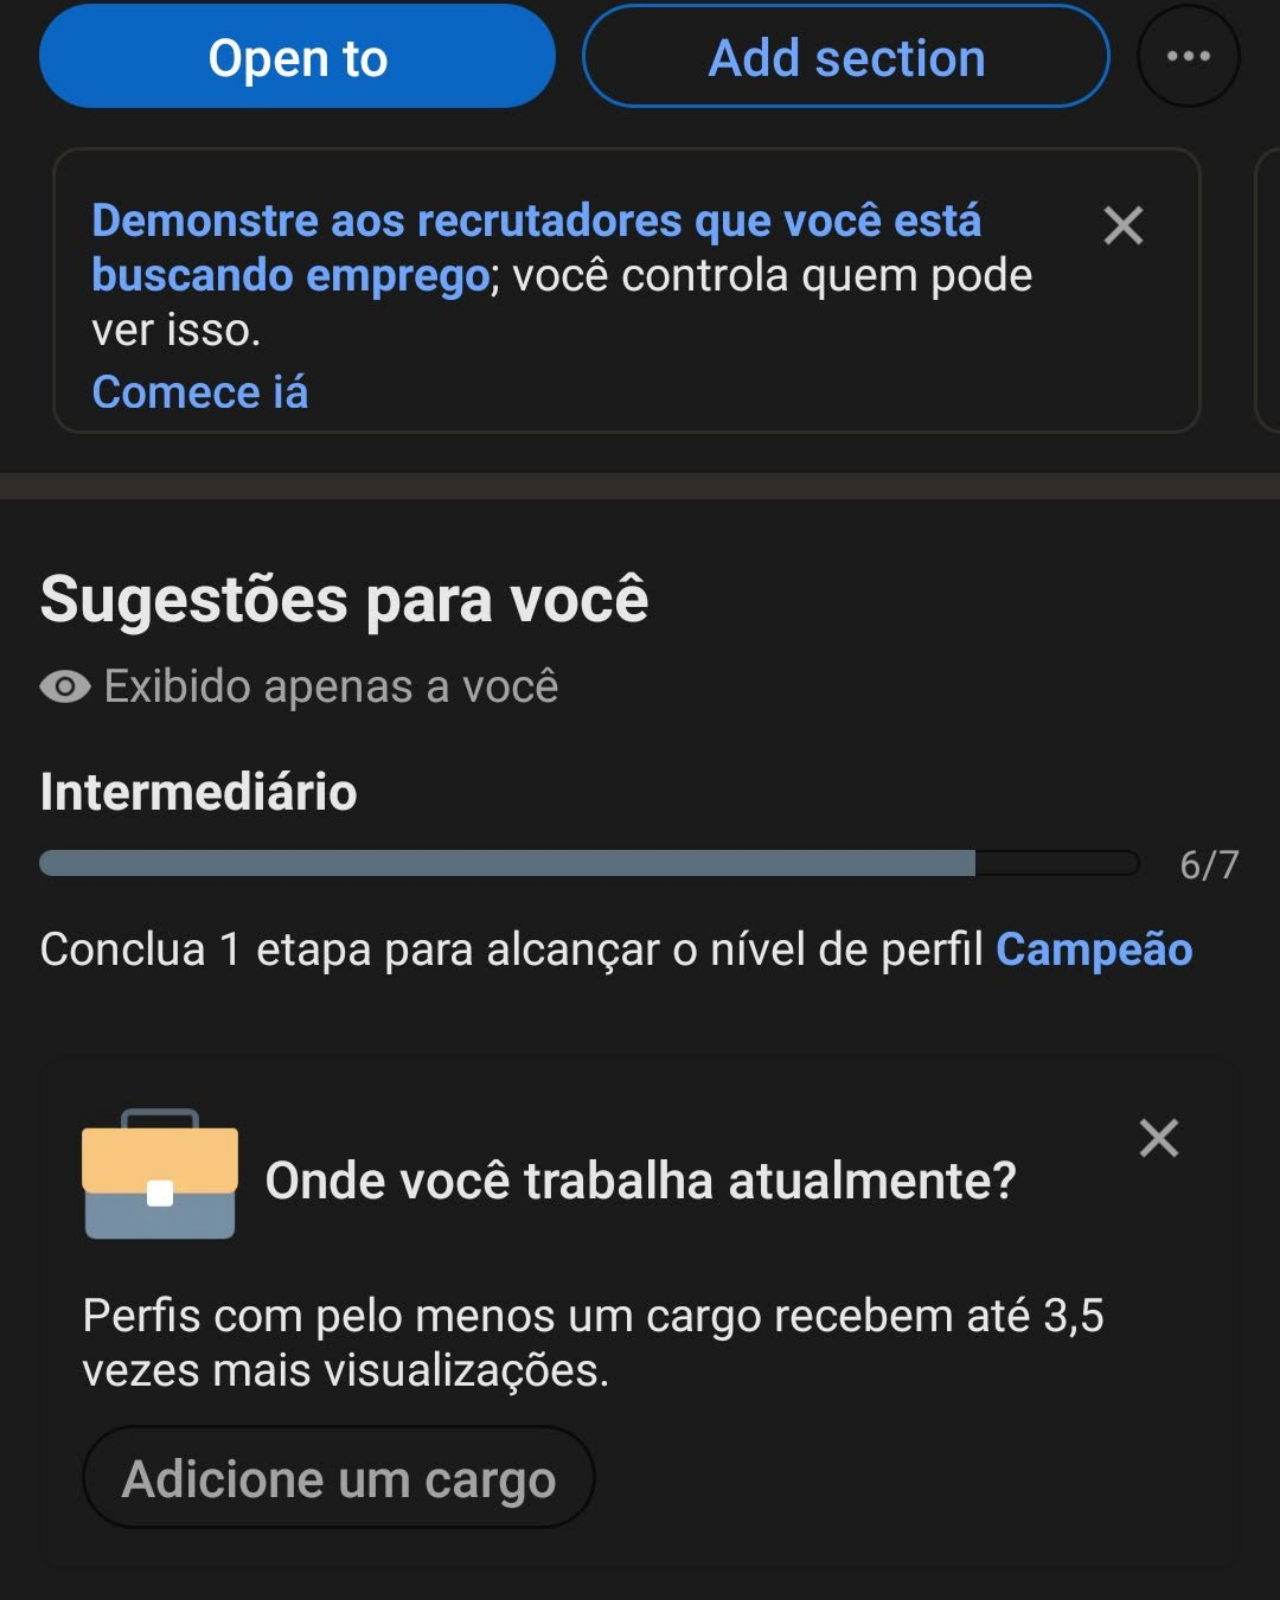
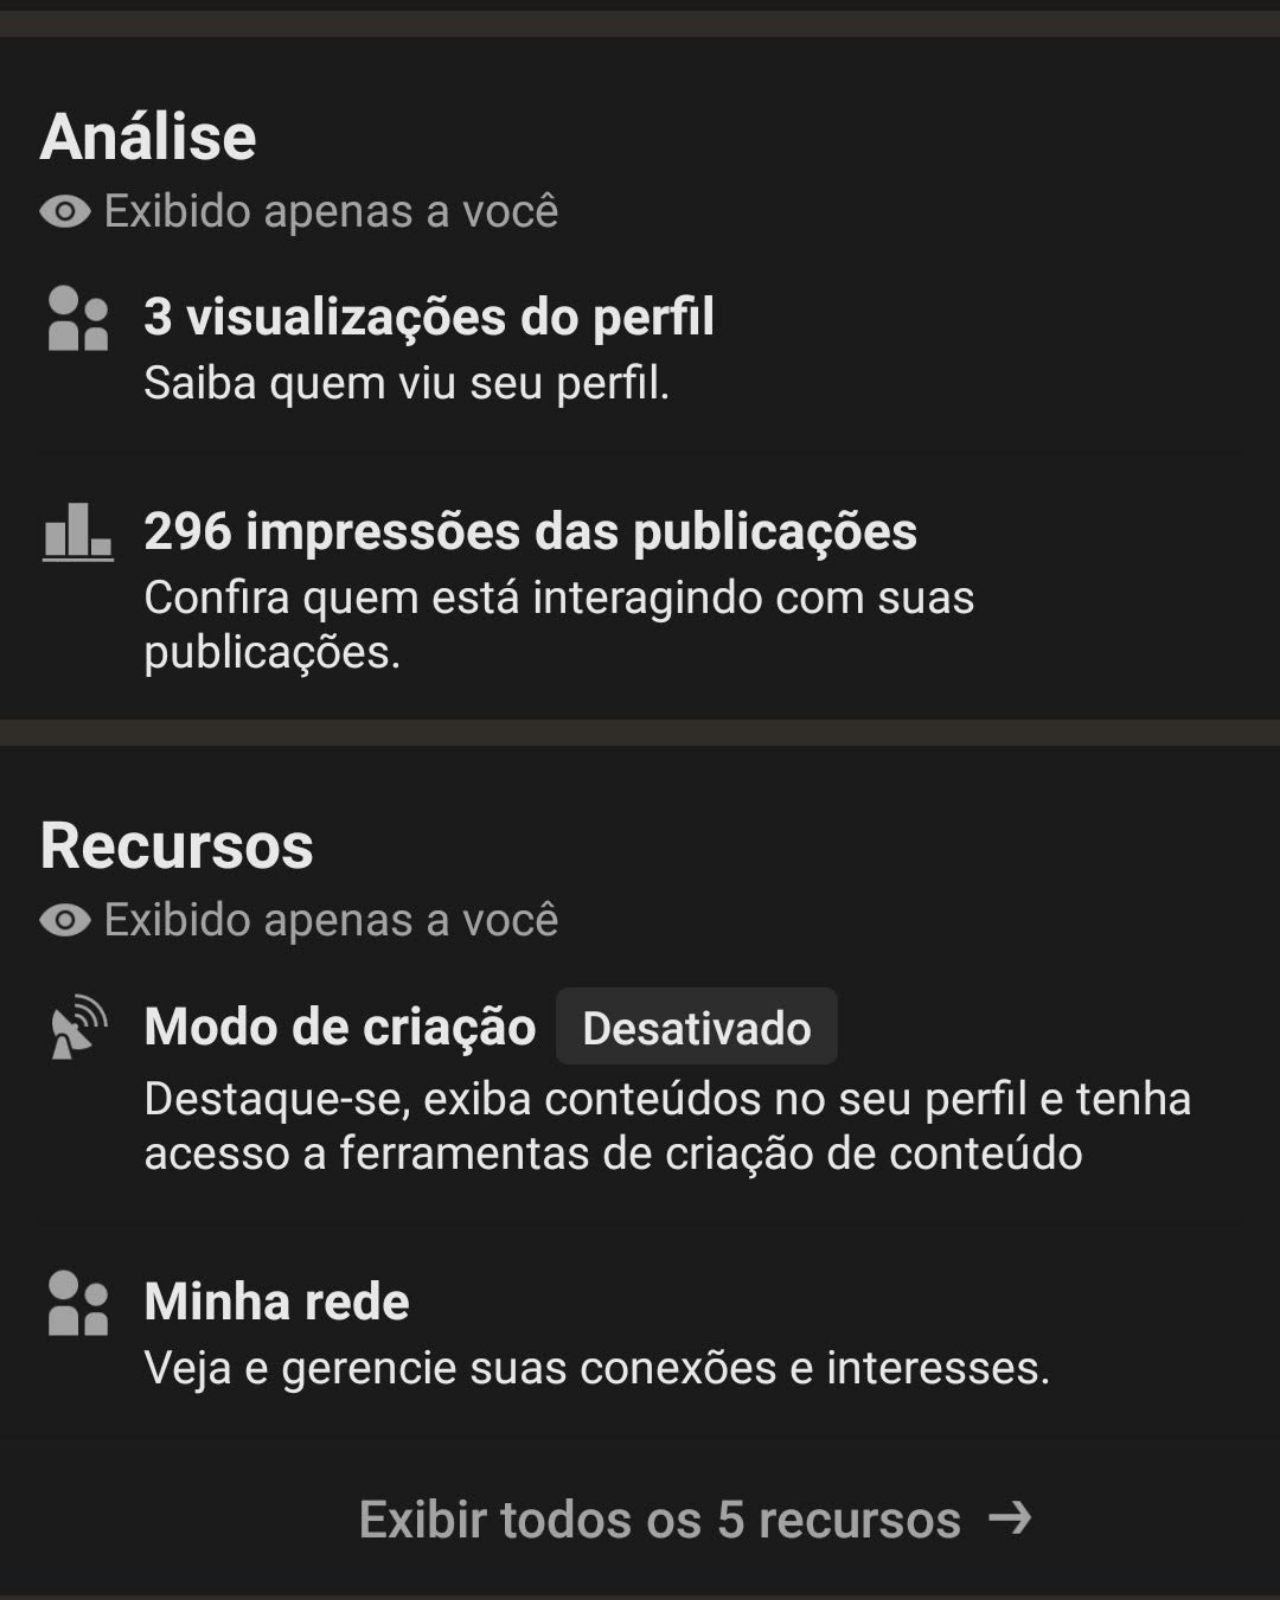
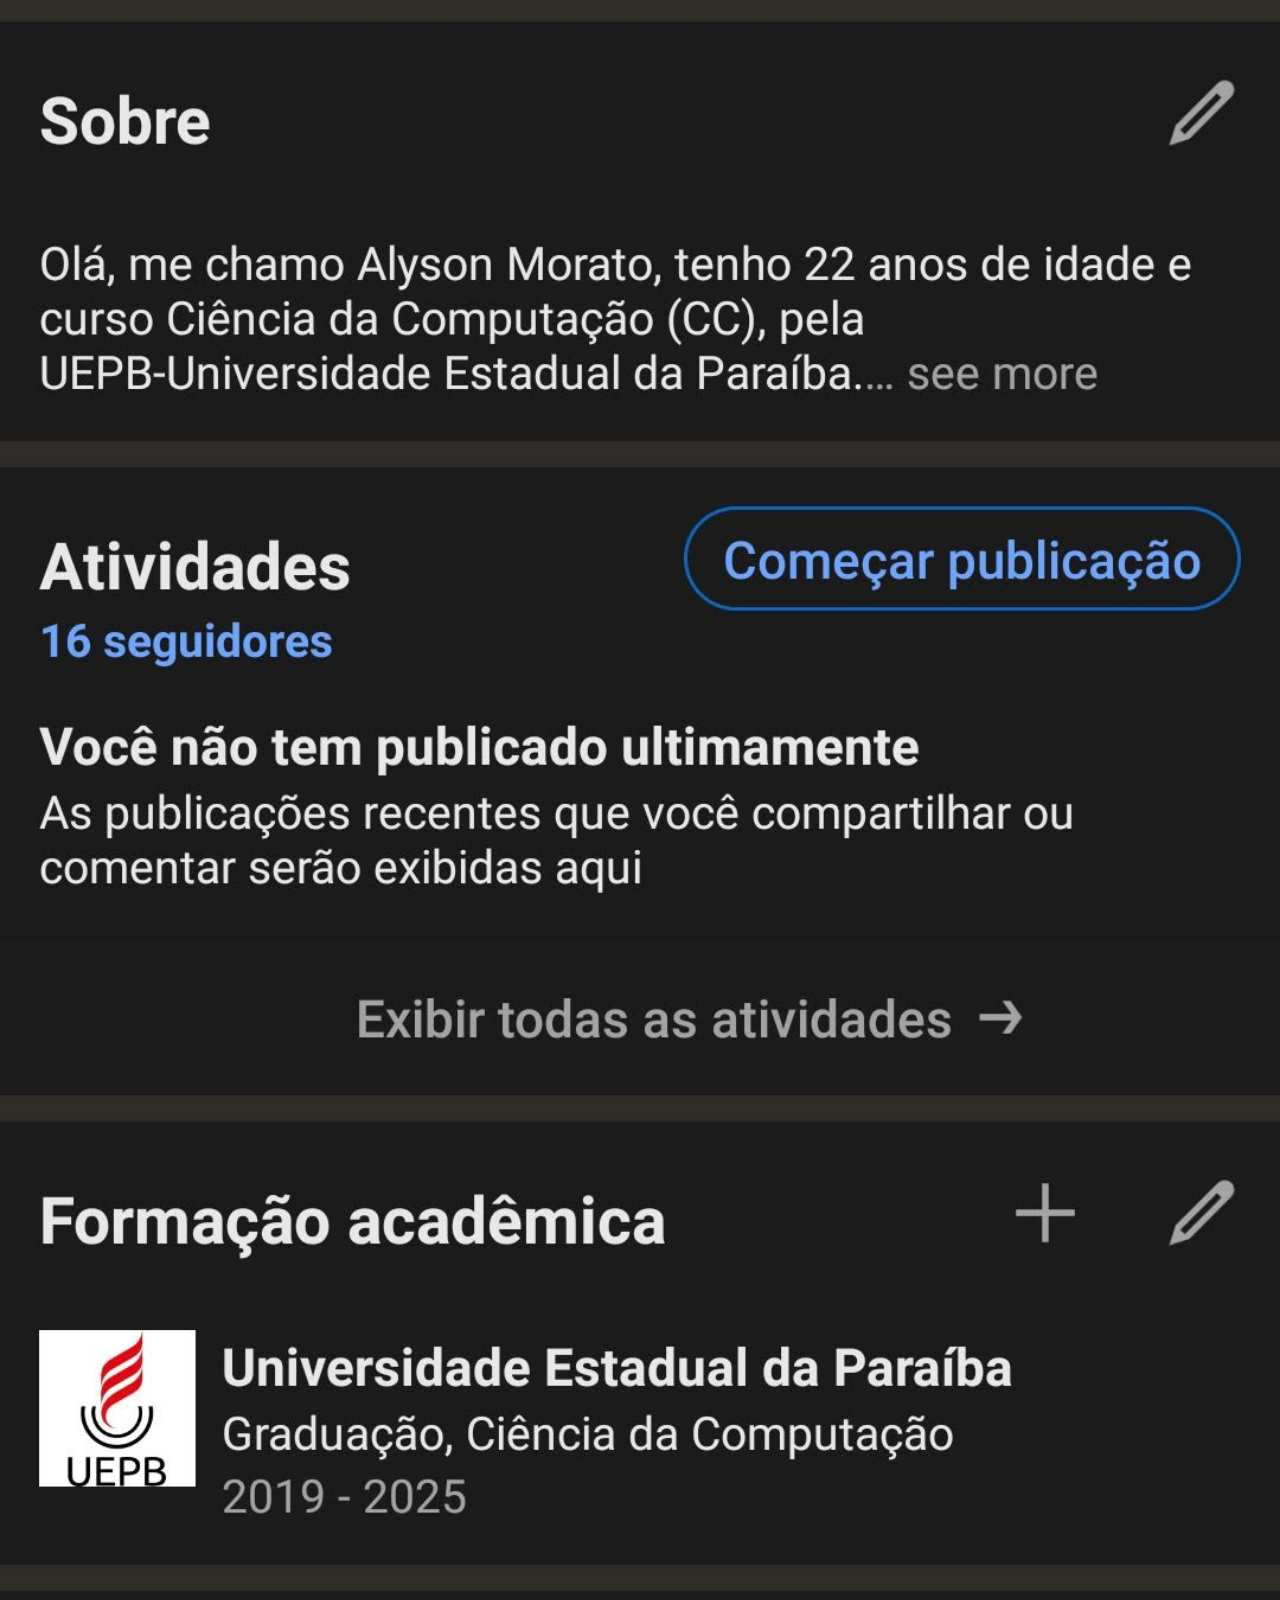
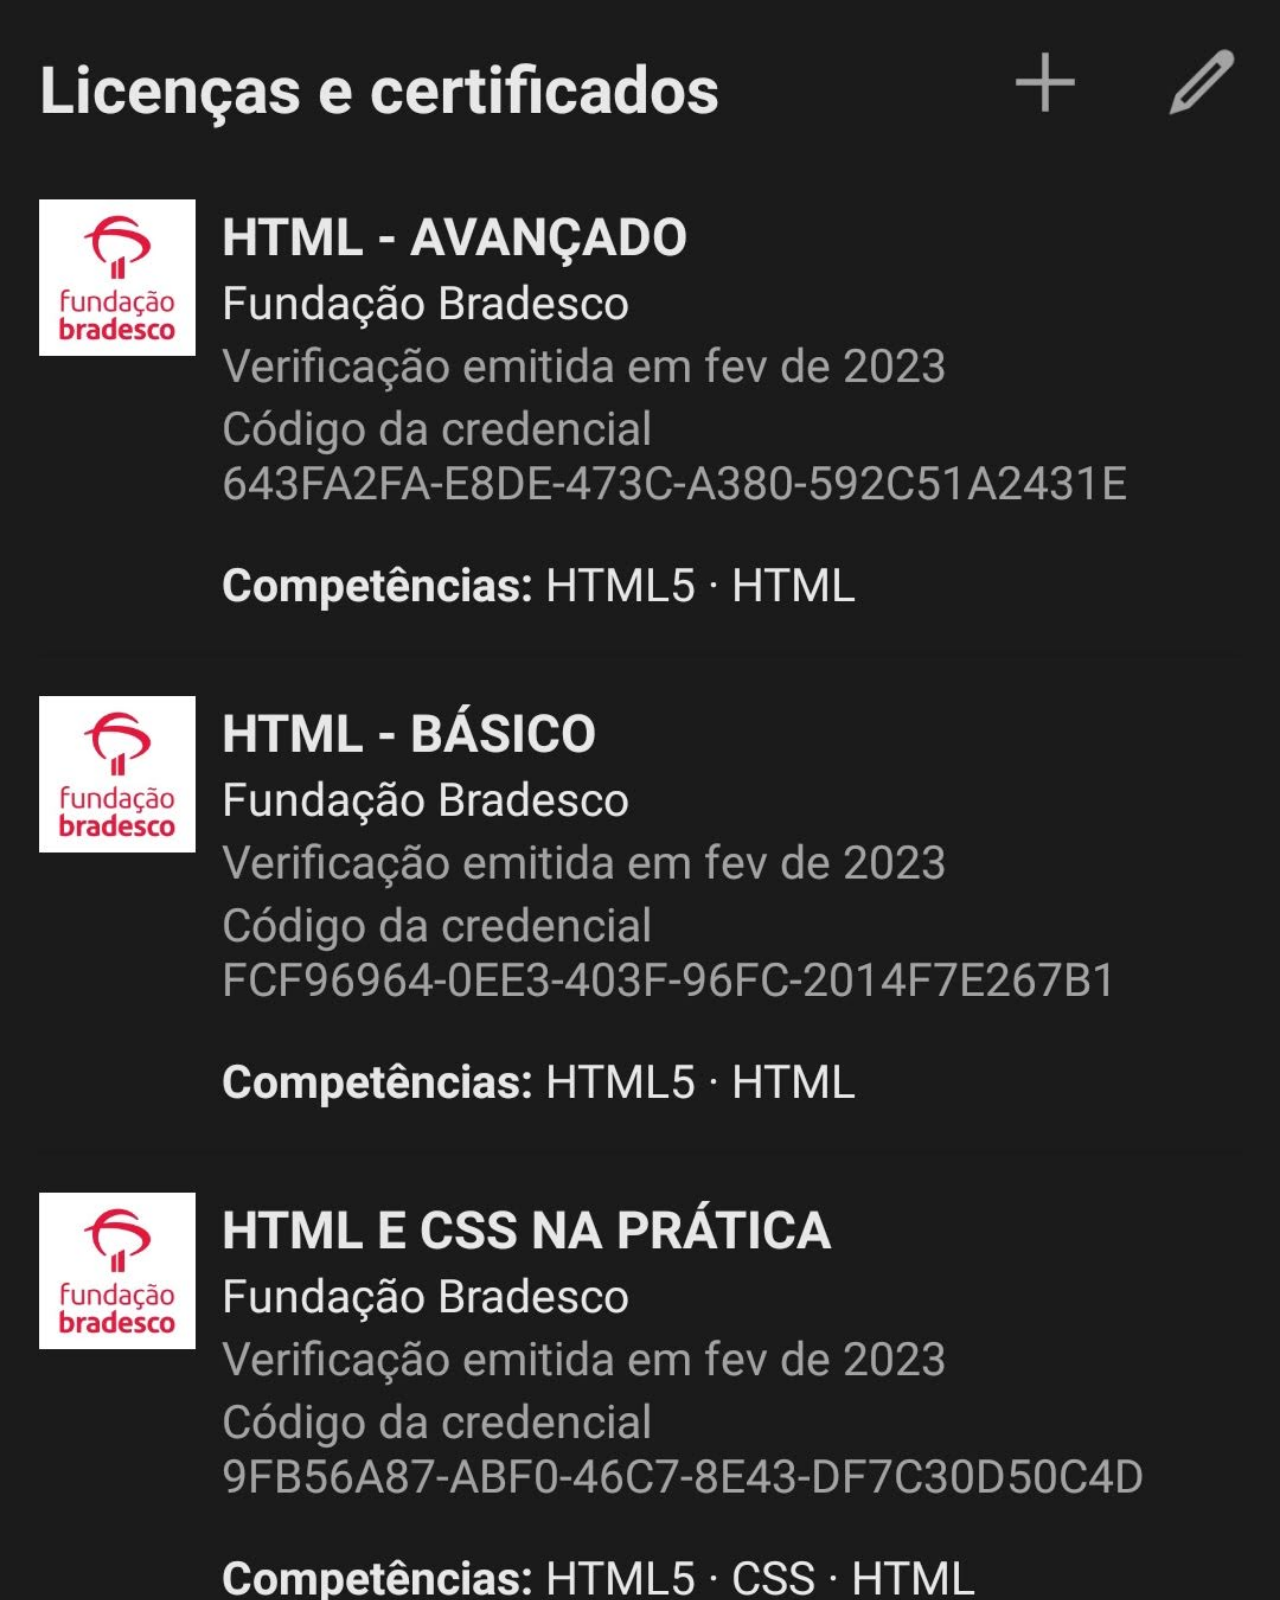
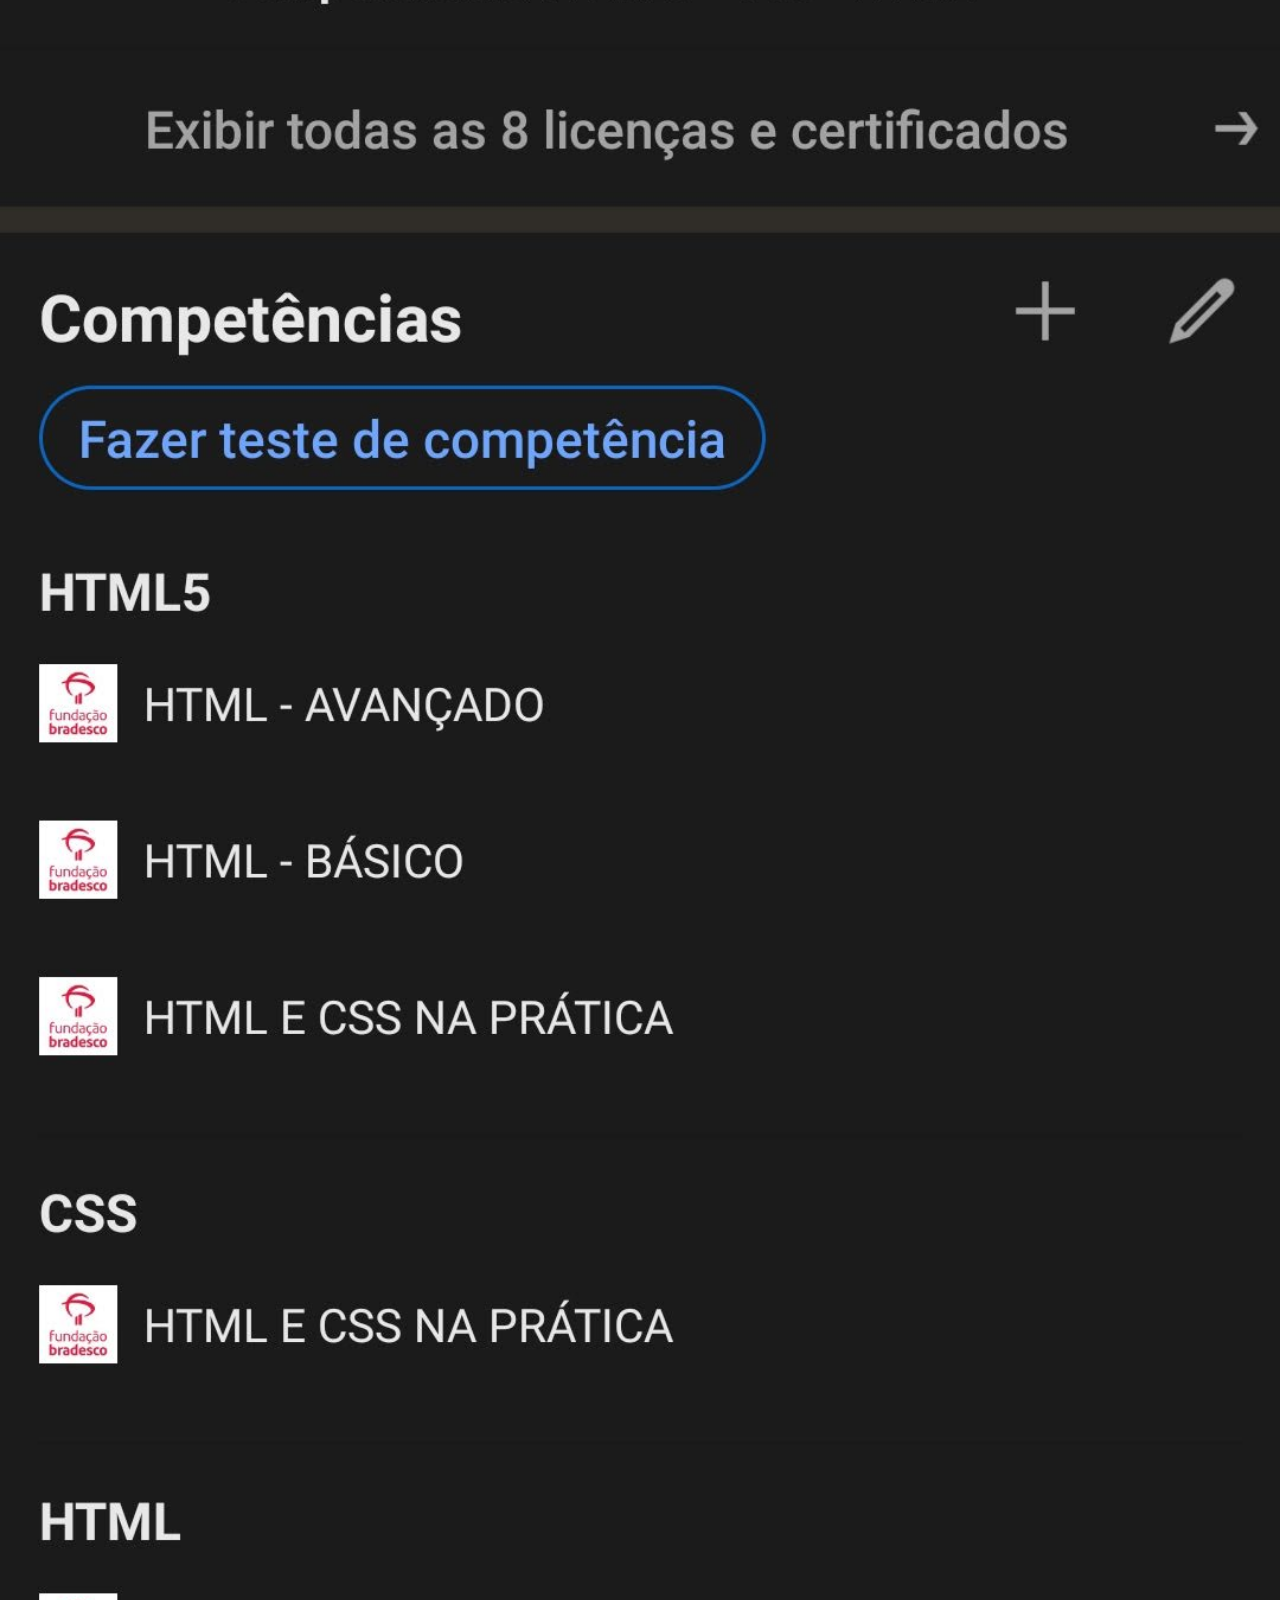
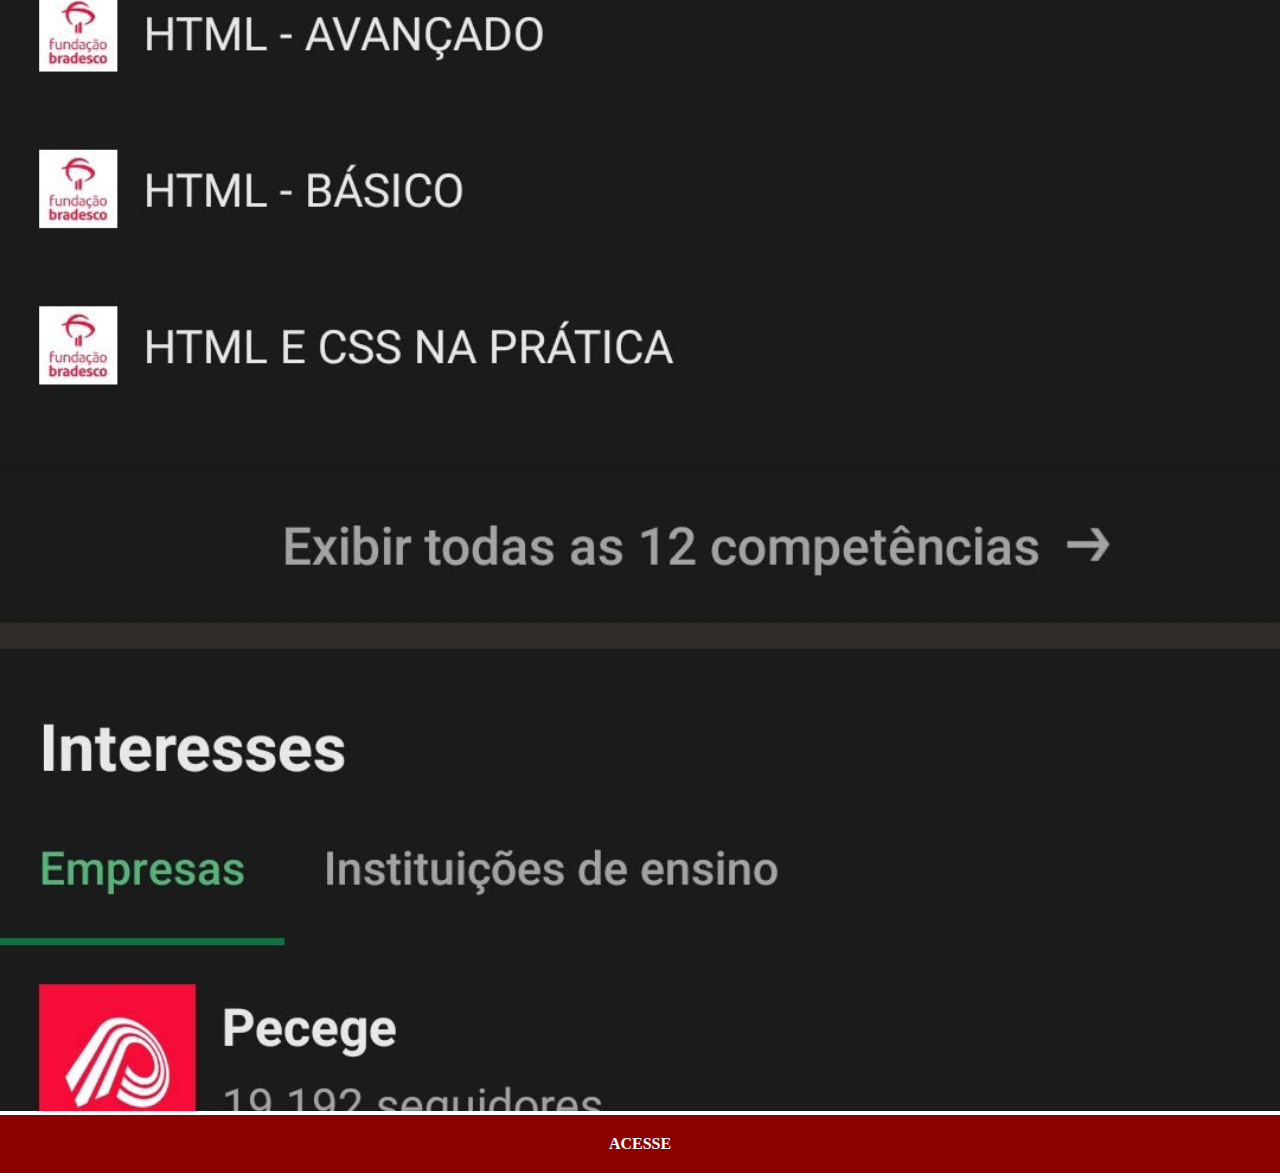
<file: pages/linkedin.html>
<!DOCTYPE html>
<html lang="pt-br">
<head>
    <meta charset="UTF-8">
    <meta http-equiv="X-UA-Compatible" content="IE=edge">
    <meta name="viewport" content="width=device-width, initial-scale=1.0">
    <title>Linkedin</title>
    <link rel="stylesheet" href="../style/social.css">
</head>
<body>
    <img src="../src/img/tela-linkedin.jpg" alt="Linkedin">
    <a href="https://www.linkedin.com/in/alyson-morato-550216116/" target="_blank">ACESSE</a>
</body>
</html>
</file>
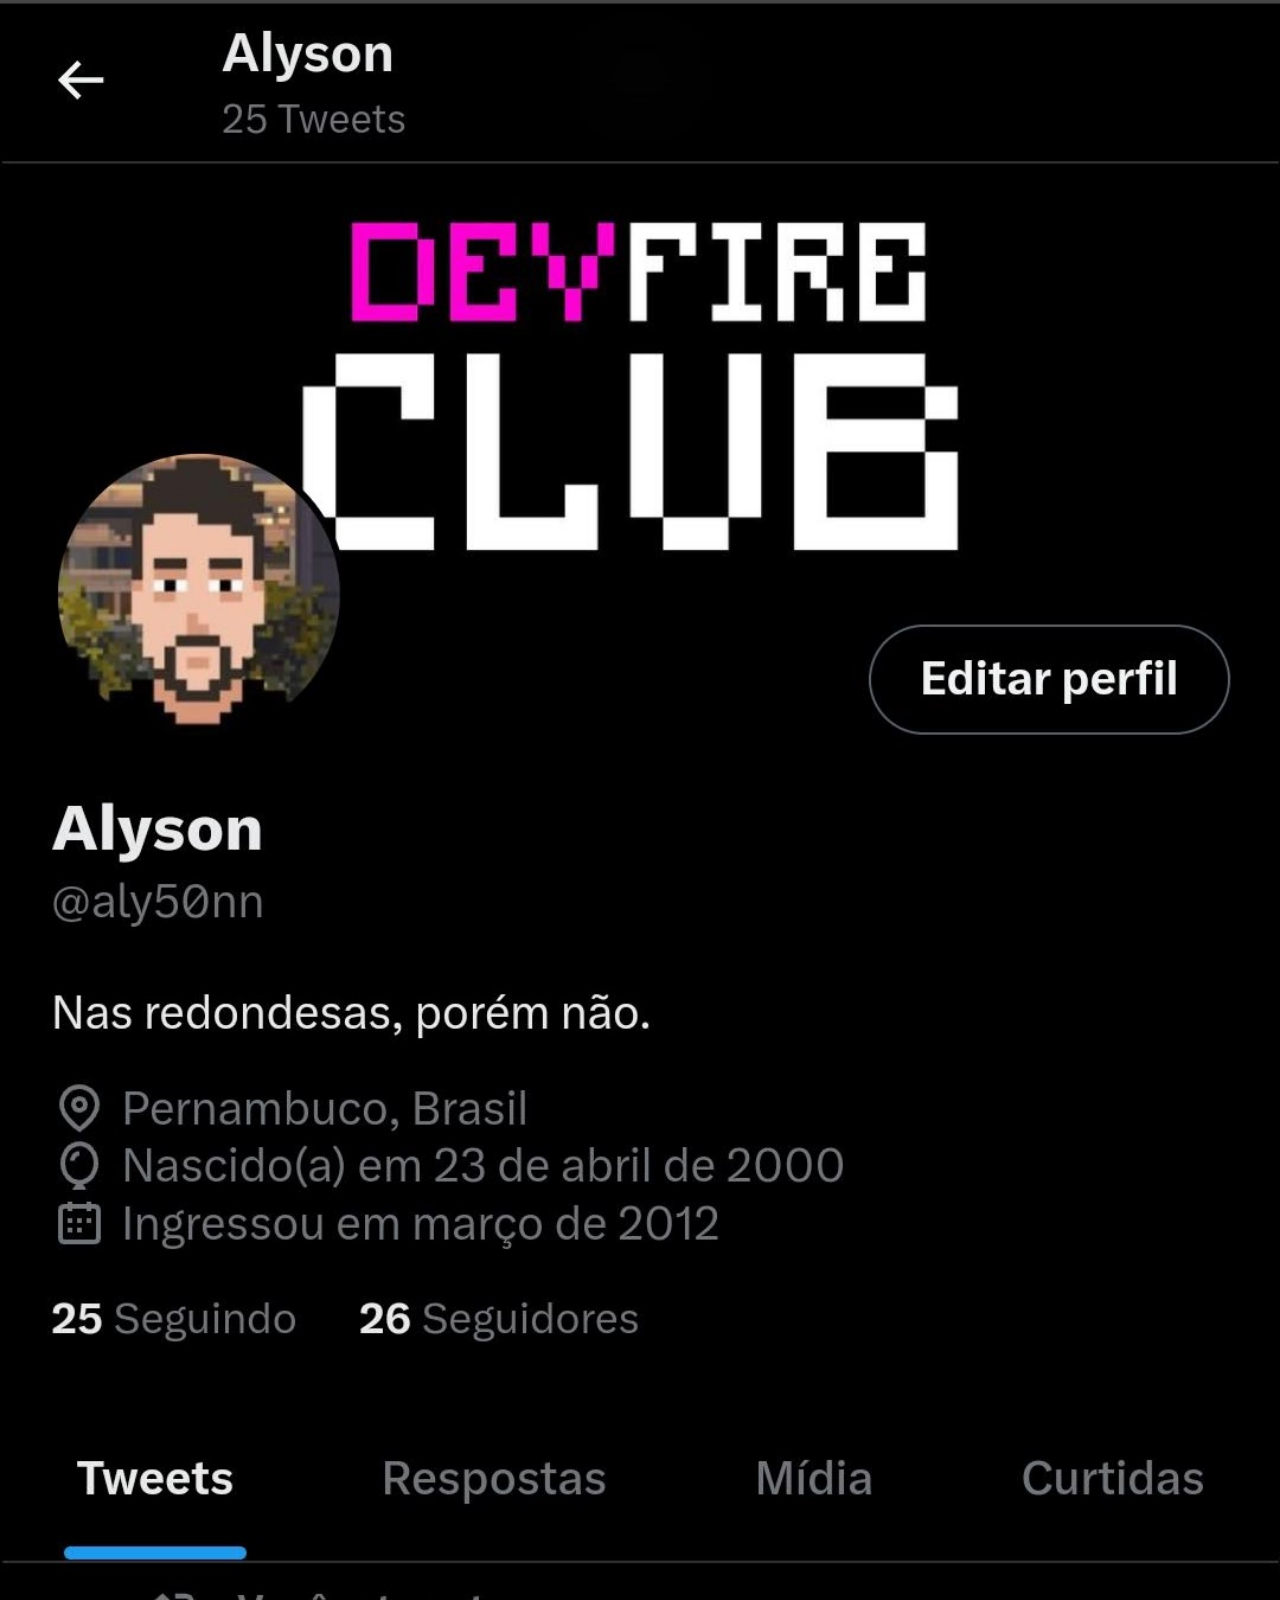
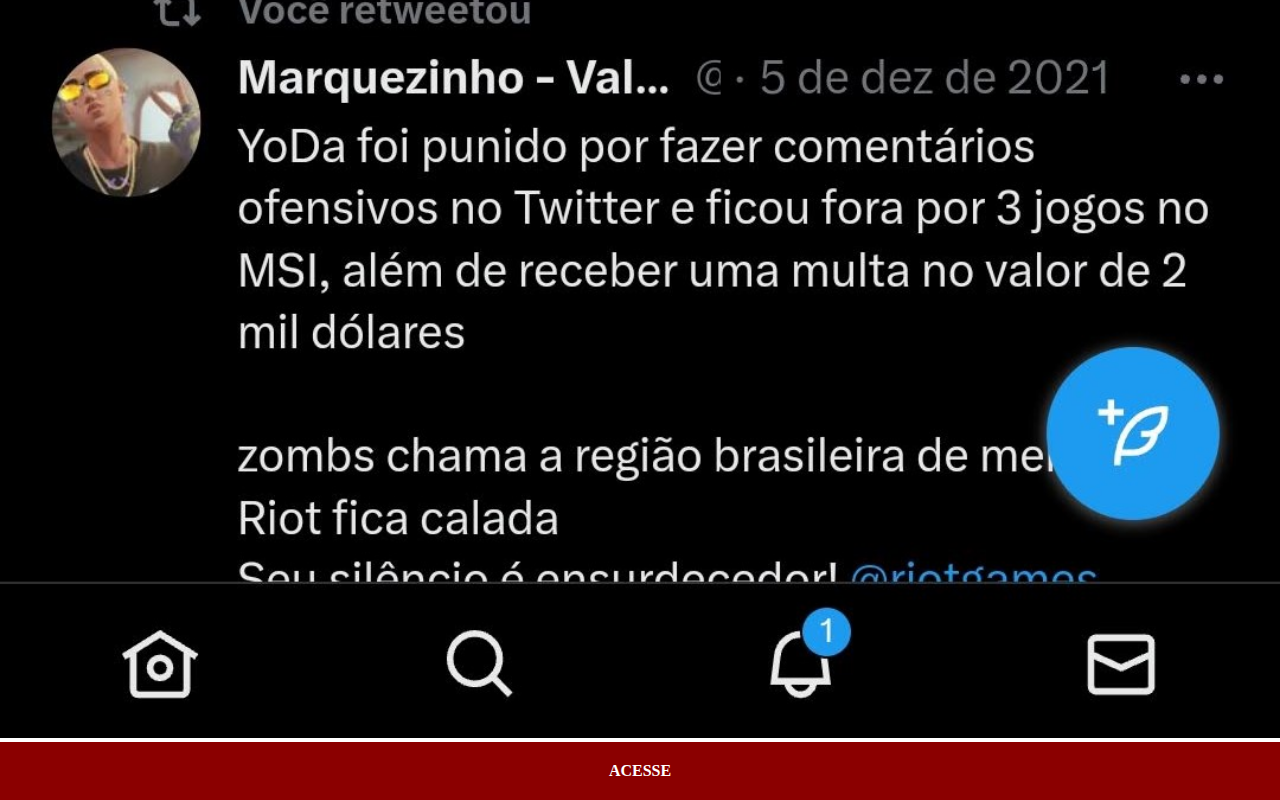
<file: pages/twitter.html>
<!DOCTYPE html>
<html lang="pt-br">
<head>
    <meta charset="UTF-8">
    <meta http-equiv="X-UA-Compatible" content="IE=edge">
    <meta name="viewport" content="width=device-width, initial-scale=1.0">
    <title>Twitter</title>
    <link rel="stylesheet" href="../style/social.css">
</head>
<body>
    <img src="../src/img/tela-twitter.jpg" alt="Twitter">
    <a href="https://twitter.com/aly50nn" target="_blank">ACESSE</a>
</body>
</html>
</file>
<file: style/style.css>
@charset "UTF-8";

*{
    margin: 0;
    padding: 0;
    font-family: Arial, Helvetica, sans-serif;
}

html, body{
    height: 100vh;
    width: 100vw;
}

body{
    background: url(../src/img/fundo-madeira.jpg) no-repeat top center;
    background-size: cover;
    background-attachment: fixed;
}   

main{
    display: flex;
    align-items: center;
    justify-content: center;
    height: 100vh;
}

#telefone{
    height: 627px;
    width: 311px;
    background: url(../src/img/frame-iphone.png) no-repeat;

}

iframe{
    position: relative;
    top: 80px;
    left: 22px;
    width: 267px;
    height: 471px;
}

#redes-sociais{
    display: flex;
    flex-direction: column;
}

#redes-sociais img{
    width: 50px;
    height: 50px;
    border-radius: 50%;
    margin: 10px;
    box-shadow: 2px 2px 5px #0000006b;
    box-sizing: border-box;
}

#redes-sociais img:hover{
    border: 2px solid #ffffff9d;
    transform: translate(-3px, -3px);
    box-shadow: 5px 5px 10px #0000006b;
    transition: transform 0.5s, border 0.2s;
}
</file>
<file: style/social.css>
@charset "UTF-8";

*{
    margin: 0;
    padding: 0;
}

::-webkit-scrollbar{
    width: 0;
    height: 0;
}
img{
    width: 100vw;
}
a{
    display: block;
    background-color: #8b0000;
    color: #FFFFFF;
    padding: 20px;
    text-align: center;
    font-weight: bolder;
    text-decoration: none;
}
a:hover{
    background-color: #ff0000;
    transition: 0.5s;
}
</file>
